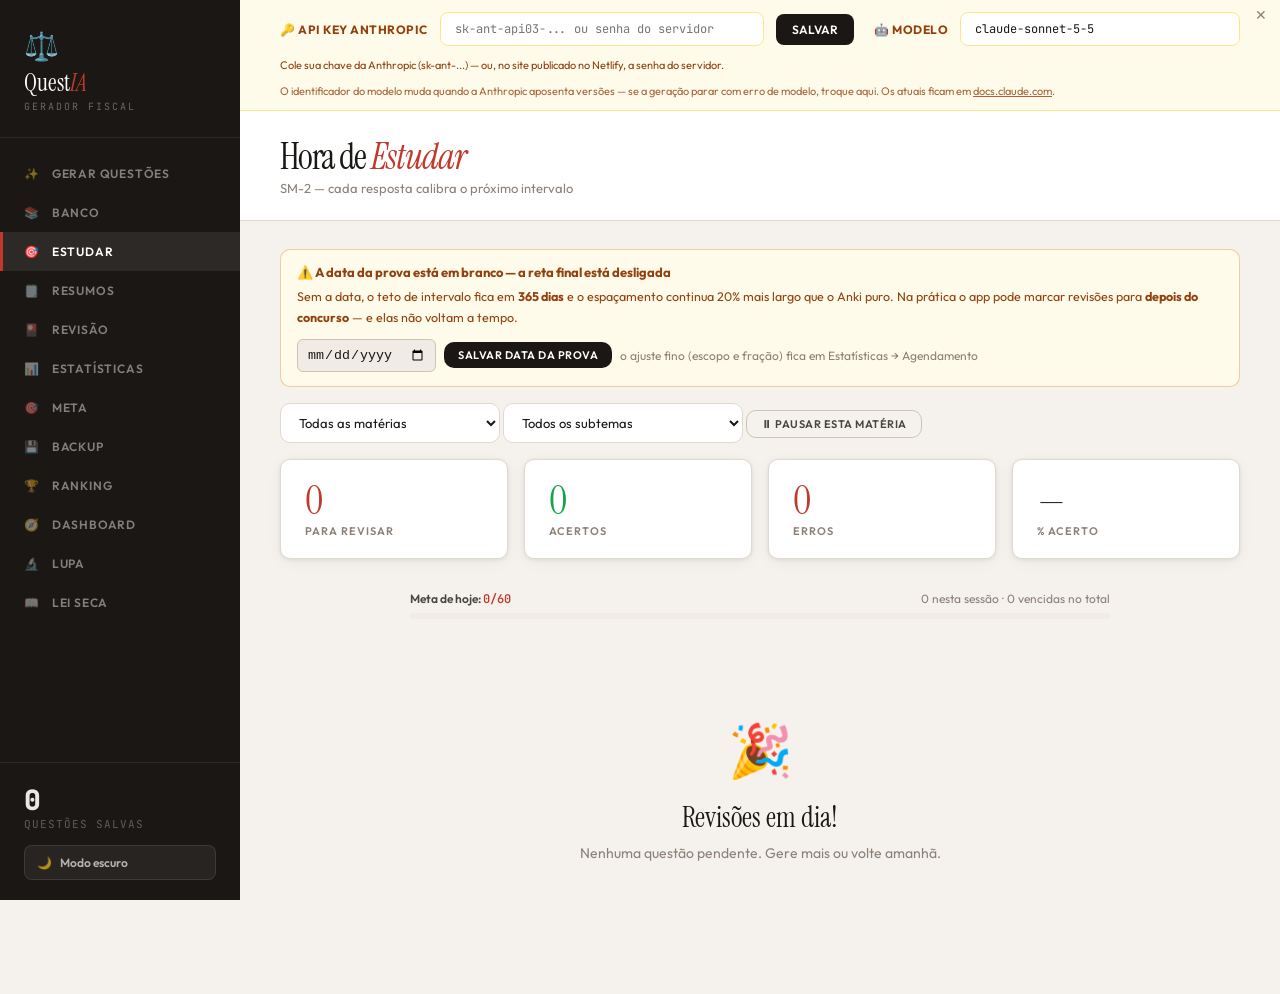
<file: index.html>
<!DOCTYPE html>
<html lang="pt-BR">
<head>
<meta charset="UTF-8">

<meta name="viewport" content="width=device-width, initial-scale=1.0">
<title>QuestIA — Gerador de Questões Fiscais</title>
<meta name="description" content="Gerador de questões para concursos fiscais com algoritmo SM-2 de revisão espaçada">
<meta name="theme-color" content="#1a1714">
<link rel="manifest" href="manifest.webmanifest">
<link rel="apple-touch-icon" href="icons/icon-192.png">
<meta name="apple-mobile-web-app-capable" content="yes">
<meta name="mobile-web-app-capable" content="yes">
<meta name="apple-mobile-web-app-title" content="QuestIA">
<link rel="icon" href="data:image/svg+xml,&lt;svg xmlns='http://www.w3.org/2000/svg' viewBox='0 0 100 100'&gt;&lt;text y='.9em' font-size='90'&gt;%E2%9A%96%EF%B8%8F&lt;/text&gt;&lt;/svg&gt;">
<link rel="preconnect" href="https://fonts.googleapis.com/"><link rel="preconnect" href="https://fonts.gstatic.com/" crossorigin="">
<link href="https://fonts.googleapis.com/css2?family=Instrument+Serif:ital@0;1&family=JetBrains+Mono:wght@400;600;700&family=Outfit:wght@400;500;600;700;800&display=swap" rel="stylesheet">
<link rel="stylesheet" href="css/style.css">
</head>
<body>
<script>
// Aplica o tema salvo ANTES do resto da página desenhar, pra não piscar claro->escuro.
(function(){
  try{
    const t=localStorage.getItem('questia_theme');
    if(t==='dark')document.documentElement.setAttribute('data-theme','dark');
  }catch(e){}
})();
</script>
<aside class="sidebar">
  <div class="logo">
    <div class="logo-icon">⚖️</div>
    <div class="logo-title">Quest<em>IA</em></div>
    <div class="logo-sub">Gerador Fiscal</div>
  </div>
  <nav class="nav">
    <div class="nav-item" onclick="nav('gerar')"><span>✨</span> Gerar Questões</div>
    <div class="nav-item" onclick="nav('banco')"><span>📚</span> Banco</div>
    <div class="nav-item active" onclick="nav('estudar')"><span>🎯</span> Estudar <span class="nav-badge" id="due-badge" style="display:none"></span></div>
    <div class="nav-item" onclick="nav('resumos')"><span>🗒️</span> Resumos</div>
    <div class="nav-item" onclick="nav('revisao')"><span>🎴</span> Revisão <span class="nav-badge" id="rev-badge" style="display:none"></span></div>
    <div class="nav-item" onclick="nav('stats')"><span>📊</span> Estatísticas</div>
    <div class="nav-item" onclick="nav('meta')"><span>🎯</span> Meta</div>
    <div class="nav-item" onclick="nav('backup')"><span>💾</span> Backup</div>
    <div class="nav-item" onclick="nav('ranking')"><span>🏆</span> Ranking</div>
    <div class="nav-item" onclick="nav('dashboard')"><span>🧭</span> Dashboard</div>
    <div class="nav-item" onclick="nav('lupa')"><span>🔬</span> Lupa</div>
    <div class="nav-item" onclick="nav('leiseca')"><span>📖</span> Lei seca</div>
  </nav>
  <div class="sidebar-bottom">
    <div class="sidebar-stat"><span class="sidebar-stat-num" id="sb-total">0</span>questões salvas</div>
    <button class="theme-toggle" id="theme-toggle" onclick="toggleTheme()" title="Alternar tema claro/escuro">
      <span id="theme-toggle-icon">🌙</span> <span id="theme-toggle-label">Modo escuro</span>
    </button>
  </div>
</aside>

<main class="main">
  <button id="apikey-abrir" onclick="toggleApiBar()" title="Mostrar/ocultar a configuração de chave e modelo">⚙ chave e modelo</button>
  <div class="apikey-banner" id="apikey-banner">
    <button class="apikey-fechar" onclick="toggleApiBar()" title="Ocultar">✕</button>
    <span class="apikey-label">🔑 API Key Anthropic</span>
    <input type="password" class="apikey-input" id="apikey-input" placeholder="sk-ant-api03-... ou senha do servidor" autocomplete="off">
    <button class="apikey-save" onclick="saveApiKey()">Salvar</button>
    <span class="apikey-label" style="margin-left:8px">🤖 Modelo</span>
    <input class="apikey-input" id="modelo-input" list="modelos-datalist" style="min-width:240px;flex:0 1 280px" placeholder="claude-sonnet-5-5" onchange="salvarModelo()" autocomplete="off">
    <datalist id="modelos-datalist"><option value="claude-sonnet-5-5"></option><option value="claude-opus-5-5"></option><option value="claude-haiku-4-5-20251001"></option></datalist>
    <div class="apikey-hint" id="apikey-hint">Cole sua chave da Anthropic (sk-ant-...) — ou, no site publicado no Netlify, a senha do servidor.</div>
    <div class="apikey-hint" style="opacity:.8">O identificador do modelo muda quando a Anthropic aposenta versões — se a geração parar com erro de modelo, troque aqui. Os atuais ficam em <a href="https://docs.claude.com/en/docs/about-claude/models" target="_blank" rel="noopener" style="color:inherit">docs.claude.com</a>.</div>
  </div>

  <!-- GERAR -->
  <div class="page" id="page-gerar">
    <div class="page-head">
      <div><div class="page-title">Gerar <em>Questões</em></div><div class="page-sub">Cole um texto ou envie um PDF — questões no estilo de banca real com distratores técnicos</div></div>
    </div>
    <div class="page-body">
      <div class="gerar-layout">
        <div class="card fonte-card">
          <div class="fonte-tabs">
            <button class="fonte-tab active" onclick="switchFonte('texto')">📝 Texto / Lei</button>
            <button class="fonte-tab" onclick="switchFonte('pdf')">📄 PDF</button>
          </div>
          <div id="fonte-texto">
            <label style="font-size:11px;font-weight:700;color:var(--muted);text-transform:uppercase;letter-spacing:.8px;display:block;margin-bottom:8px">Conteúdo-fonte</label>
            <textarea class="fonte-textarea" id="fonte-txt" placeholder="Cole aqui o artigo de lei, súmula, doutrina ou qualquer conteúdo fiscal..."></textarea>
            <div style="display:flex;justify-content:space-between;align-items:center;margin-top:10px">
              <span style="font-size:11px;color:var(--muted);font-family:'JetBrains Mono',monospace" id="char-count">0 caracteres</span>
              <button class="btn btn-ghost btn-sm" onclick="document.getElementById('fonte-txt').value='';updateCharCount()">Limpar</button>
            </div>
          </div>
          <div id="fonte-pdf" style="display:none">
            <div class="drop-zone" id="drop-zone" onclick="document.getElementById('pdf-input').click()">
              <div style="font-size:40px;margin-bottom:12px">📂</div>
              <div style="font-size:15px;font-weight:600;margin-bottom:6px">Solte o PDF aqui</div>
              <div style="font-size:12px;color:var(--muted)">ou clique para selecionar</div>
            </div>
            <input type="file" id="pdf-input" accept=".pdf" onchange="loadPDF(event)">
            <div class="pdf-loaded" id="pdf-loaded">
              <span style="font-size:24px">📄</span>
              <div style="flex:1"><div style="font-weight:600;font-size:14px" id="pdf-name">arquivo.pdf</div><div style="font-size:12px;color:var(--muted)" id="pdf-pages">carregando...</div></div>
              <button class="btn btn-ghost btn-sm" onclick="clearPDF()">✕</button>
            </div>
          </div>
        </div>
        <div class="card config-card">
          <div class="config-title">⚙ Configurações</div>
          <div class="config-group">
            <label class="config-label">Número de questões</label>
            <div class="num-stepper"><button class="stepper-btn" onclick="changeNum(-1)">−</button><div class="stepper-val" id="num-val">5</div><button class="stepper-btn" onclick="changeNum(1)">+</button></div>
          </div>
          <div class="config-group">
            <label class="config-label">Estilo de banca</label>
            <select class="config-select" id="sel-banca" onchange="salvarPrefsGerador()"><option value="FCC">FCC</option><option value="CESPE/CEBRASPE">CESPE / CEBRASPE</option><option value="FGV">FGV</option><option value="VUNESP">VUNESP</option><option value="ESAF">ESAF</option><option value="IADES">IADES</option><option value="IBFC">IBFC</option><option value="INSTITUTO AOCP">Instituto AOCP</option></select>
          </div>
          <div class="config-group">
            <label class="config-label">Formato</label>
            <select class="config-select" id="sel-formato" onchange="salvarPrefsGerador()">
              <option value="multipla">Múltipla escolha (A a E)</option>
              <option value="certo-errado">Certo ou Errado</option>
              <option value="misto">Misto — os dois formatos</option>
            </select>
          </div>
          <div class="config-group">
            <label class="config-label">Dificuldade</label>
            <select class="config-select" id="sel-dific" onchange="salvarPrefsGerador()"><option value="médio">Médio</option><option value="difícil">Difícil</option><option value="muito difícil">Muito difícil</option><option value="misto">Misto</option></select>
          </div>
          <div class="config-group">
            <label class="config-label">Matéria</label>
            <input type="text" class="config-input" id="inp-materia" list="materias-datalist" placeholder="Ex: Direito Tributário" oninput="document.querySelectorAll('.chip').forEach(c=&gt;c.classList.remove('active'))">
            <datalist id="materias-datalist"></datalist>
            <div class="materia-chips" id="materia-chips-wrap"><button class="chip" onclick="setMateria(this,'Direito Tributário')">Tributário</button><button class="chip" onclick="setMateria(this,'Direito Administrativo')">Adm.</button><button class="chip" onclick="setMateria(this,'Contabilidade')">Contabil.</button><button class="chip" onclick="setMateria(this,'Legislação Fiscal')">Leg. Fiscal</button><button class="chip" onclick="setMateria(this,'Auditoria Privada')">Auditoria</button><button class="chip" onclick="addCustomMateria()" style="border-style:dashed">+ Nova matéria</button></div>
          </div>
          <div class="config-group">
            <label class="config-label">Foco</label>
            <select class="config-select" id="sel-foco" onchange="salvarPrefsGerador()"><option value="literal">Literal</option><option value="interpretativo">Interpretativo</option><option value="aplicação prática">Aplicação prática</option><option value="misto">Misto</option></select>
          </div>
          <div class="generate-btn-wrap"><button class="btn btn-accent generate-btn btn-lg" onclick="gerarQuestoes()">✨ Gerar Questões</button></div>
        </div>
      </div>
    </div>
  </div>

  <!-- BANCO -->
  <div class="page" id="page-banco">
    <div class="page-head"><div><div class="page-title">Banco de <em>Questões</em></div><div class="page-sub">Questões geradas e salvas</div></div></div>
    <div class="page-body">
      <div class="toolbar">
        <input class="search-input" type="text" placeholder="🔍  Buscar..." id="srch" oninput="renderBanco()">
        <select class="filter-sel" id="f-materia" onchange="popularSubtemas();renderBanco()"></select>
        <select class="filter-sel" id="f-subtema" onchange="renderBanco()" style="max-width:280px"></select>
        <select class="filter-sel" id="f-banca" onchange="renderBanco()"></select>
        <select class="filter-sel" id="f-status" onchange="renderBanco()"><option value="">Todas</option><option value="due">🔴 Revisar</option><option value="ok">✓ Em dia</option><option value="leech">🔥 Leeches</option><option value="susp">⏸ Suspensas</option><option value="fav">⭐ Favoritas</option><option value="conflito">⚠️ Gabarito em conflito</option></select>
        <button class="btn btn-outline" style="padding:9px 14px;font-size:13px" onclick="conferirGabaritos()" title="Compara o gabarito de cada questão com o que o professor escreveu no comentário">🔍 Conferir gabaritos</button>
        <button class="btn btn-outline" style="padding:9px 14px;font-size:13px" onclick="suspenderSubtemaAtual()" title="Suspende todas as questões do subtema selecionado no filtro acima — sai da fila, continua no banco">⏸ Suspender subtema filtrado</button>
        <button class="btn btn-outline" style="padding:9px 14px;font-size:13px" onclick="reativarSubtemaAtual()" title="Reativa todas as questões suspensas do subtema selecionado no filtro acima">▶ Reativar subtema filtrado</button>
      </div>
      <div id="banco-list"></div>
    </div>
  </div>

  <!-- ESTUDAR -->
  <div class="page active" id="page-estudar">
    <div class="page-head"><div><div class="page-title">Hora de <em>Estudar</em></div><div class="page-sub">SM-2 — cada resposta calibra o próximo intervalo</div></div></div>
    <div class="page-body">
      <div id="aviso-reta" style="display:none"></div>
      <div style="margin-bottom:16px">
        <select class="filter-sel" id="f-estudar-materia" onchange="populateEstudarSubtemas();initStudy()" style="min-width:220px"></select>
        <select class="filter-sel" id="f-estudar-subtema" onchange="initStudy()" style="min-width:240px;max-width:340px"></select>
        <button class="btn btn-outline btn-sm" onclick="pausarMateriaFiltrada()" title="Tira a matéria escolhida no filtro da fila de estudo, sem apagar nada. Reative com um clique quando quiser." style="vertical-align:middle">⏸ Pausar esta matéria</button>
        <div id="materias-pausadas" style="margin-top:10px"></div>
      </div>
      <div class="session-bar">
        <div class="session-stat"><div class="session-stat-num" id="ss-due" style="color:var(--accent)">0</div><div class="session-stat-label">Para Revisar</div></div>
        <div class="session-stat"><div class="session-stat-num" id="ss-ok" style="color:var(--green)">0</div><div class="session-stat-label">Acertos</div></div>
        <div class="session-stat"><div class="session-stat-num" id="ss-err" style="color:var(--accent)">0</div><div class="session-stat-label">Erros</div></div>
        <div class="session-stat"><div class="session-stat-num" id="ss-pct">—</div><div class="session-stat-label">% Acerto</div></div>
      </div>
      <div id="sess-progress" style="max-width:700px;margin:0 auto 18px"></div>
      <div class="fc-wrap">
        <div id="no-due" style="display:none" class="empty-state"></div>
        <div id="fc-area" style="display:none">
          <div class="fc">
            <canvas id="fc-pincel"></canvas>
            <div class="pincel-barra"><button onclick="pincelDesfazer()">↶ desfazer</button><button onclick="pincelLimpar()">limpar</button><button onclick="pincelToggle()">sair do pincel</button></div>
            <div class="fc-stripe"></div>
            <div class="fc-body">
              <div class="fc-num" style="display:flex;align-items:center;justify-content:space-between;gap:10px">
                <span id="fc-meta"></span>
                <div style="display:flex;gap:4px;flex-shrink:0">
                  <button id="fc-pular-btn" onclick="pularAtual()" title="Pular — sai da fila de hoje e volta em 3 dias (7 se pular de novo, 14 depois); outra questão entra na vaga. O agendamento (SM-2) não muda." style="background:none;border:none;cursor:pointer;font-size:16px;line-height:1;color:var(--muted);padding:0 2px">⏭</button><button id="fc-susp-btn" onclick="suspenderAtual()" title="Suspender — sai da fila, continua no banco. Funciona antes mesmo de responder." style="background:none;border:none;cursor:pointer;font-size:16px;line-height:1;color:var(--muted);padding:0 2px">⏸</button>
                  <button id="fc-del-btn" onclick="deleteCurrent()" title="Excluir esta questão do banco — funciona antes mesmo de responder." style="background:none;border:none;cursor:pointer;font-size:16px;line-height:1;color:var(--muted);padding:0 2px">🗑</button>
                  <button id="fc-pincel-btn" onclick="pincelToggle()" title="Pincel (tecla P) — rabiscar sobre a questão. O traço some ao passar para a próxima." style="background:none;border:none;cursor:pointer;font-size:16px;line-height:1;color:var(--muted);padding:0 2px">✏️</button>
                  <button id="fc-calc-btn" class="calc-toggle-btn" onclick="toggleCalculadora()" title="Calculadora — abre um painel à direita, pra bater um índice sem sair do estudo." style="background:none;border:none;cursor:pointer;font-size:16px;line-height:1;color:var(--muted);padding:0 2px">🧮</button>
                  <button id="fc-gabarito-btn" onclick="abrirCorrigirGabarito()" title="O sistema marcou a alternativa errada como correta? Corrija aqui — a mudança fica salva pra sempre nesta questão." style="background:none;border:none;cursor:pointer;font-size:16px;line-height:1;color:var(--muted);padding:0 2px">🔑</button>
                  <button id="fc-nota-btn" onclick="abrirNotaQuestao()" title="Meu comentário sobre esta questão — fica guardado nela e aparece sempre que ela voltar" style="background:none;border:none;cursor:pointer;font-size:16px;line-height:1;color:var(--muted);padding:0 2px">🗒️</button>
                  <button id="fc-fav-btn" onclick="favoritarAtual()" title="Favoritar — leve preferência na fila, sem furar o agendamento do SM-2" style="background:none;border:none;cursor:pointer;font-size:16px;line-height:1;color:var(--muted);padding:0 2px">☆</button>
                </div>
              </div>
              <div class="fc-question" id="fc-q"></div>
              <div id="fc-conflito" style="display:none"></div>
              <div id="fc-nota-pessoal" style="display:none"></div>
              <div class="alternatives" id="fc-alts"></div>
              <div id="alt-confirm-wrap" style="display:none;margin-top:14px;text-align:center">
                <div style="font-size:11px;color:var(--muted);margin-bottom:8px">1 clique marca · 2 cliques descarta (risca) a alternativa</div>
                <button class="alt-confirm-btn" id="alt-confirm-btn" onclick="confirmarResposta()" disabled="">Selecione uma alternativa</button>
              </div>
              <div id="fc-como"><span>Como acertei?</span><button data-v="certeza" onclick="lupaEscolherComo('certeza')" title="Sabia a regra de todas as alternativas">✅ Certeza</button><button data-v="eliminacao" onclick="lupaEscolherComo('eliminacao')" title="Acertei porque a certa era a mais forte, ou eliminando — alguma alternativa eu não sabia">🔍 Eliminação</button><button data-v="chute" onclick="lupaEscolherComo('chute')" title="Chutei">🎲 Chute</button></div>
              <div class="rating-row" id="fc-rate">
                <button class="r-btn r0" onclick="rate(0)">✗ Errei<div class="r-sub" id="rsub-0">amanhã</div></button>
                <button class="r-btn r1" onclick="rate(1)">↩ Difícil<div class="r-sub" id="rsub-1">2 dias</div></button>
                <button class="r-btn r2" onclick="rate(2)">✓ Bom<div class="r-sub" id="rsub-2">4 dias</div></button>
                <button class="r-btn r3" onclick="rate(3)">⚡ Fácil<div class="r-sub" id="rsub-3">6 dias</div></button>
                <button class="r-btn r4" onclick="rate(4)" title="Tenho MUITA convicção — manda para bem mais longe que o Fácil, para não gastar dia de pós-edital repetindo o que já está dominado">🎯 Dominada<div class="r-sub" id="rsub-4">16 dias</div></button>
              </div>
              <div class="fc-answer-box" id="fc-ans">
                <div class="answer-label" style="display:flex;justify-content:space-between;align-items:center;gap:10px;flex-wrap:wrap">
                  <span>✎ Por que está certa</span>
                  <div style="display:flex;gap:6px;flex-wrap:wrap;align-items:center">
                    <button class="note-btn" onclick="copiarQuestaoAtual()" title="Copia esta questão (enunciado + comentário) e tenta abrir o Claude Desktop na hora, numa conversa nova só com ela, no formato didático da skill questoes-comentadas">📋 Copiar e abrir agora</button>
                    <button class="note-btn" onclick="copiaEColaQuestao()" title="Copia só o conteúdo da questão — enunciado, alternativas na ordem original, gabarito e comentário do professor — sem skill e sem instrução, para colar em qualquer IA">📄 Copia e cola</button>
                    <button class="note-btn" onclick="abrirFundamentacao()" title="Abre o Claude Desktop numa conversa NOVA já com a skill /fundamentacao-conceitual e esta questão — para entender o conceito por trás, não decorar. O modelo você escolhe no seletor antes de enviar (o link não consegue definir isso).">🧠 Fundamentar conceito</button>
                    <button class="note-btn" onclick="praticaMenu()" title="Comentários práticos sobre o assunto desta questão, gerados pela IA dentro da plataforma (cenário real, passo a passo, como a banca distorce, teste rápido). Fica salvo na questão — só gasta crédito na primeira vez.">💡 Na prática</button>
                    <button class="note-btn" onclick="abrirAnotacao()" title="Anotar um resumo breve desta questão">📝 Anotar</button>
                  </div>
                </div>
                <div id="fc-pratica" style="display:none"></div>
                <div class="answer-text" id="fc-ans-gabarito"></div>
              </div>
              <div id="fc-delete-wrap" style="display:none;margin-top:12px;text-align:center">
                <button onclick="suspenderAtual()" style="background: none; border-width: medium; border-style: none; border-color: currentcolor; border-image: none; cursor: pointer; font-size: 12px; color: var(--muted); font-family: Outfit, sans-serif; padding: 6px 14px; border-radius: 8px; transition: 0.15s; text-decoration: underline; text-underline-offset: 3px;" onmouseover="this.style.color='var(--accent2)'" onmouseout="this.style.color='var(--muted)'">
                  ⏸ Suspender (sai da fila, continua no banco)
                </button>
                <button onclick="deleteCurrent()" style="background:none;border:none;cursor:pointer;font-size:12px;color:var(--muted);font-family:'Outfit',sans-serif;padding:6px 14px;border-radius:8px;transition:all .15s;text-decoration:underline;text-underline-offset:3px" onmouseover="this.style.color='var(--accent)'" onmouseout="this.style.color='var(--muted)'">
                  🗑 Excluir (mal formulada)
                </button>
              </div>
              <div style="margin-top:14px;text-align:center;font-size:11px;color:var(--muted);font-family:'JetBrains Mono',monospace;letter-spacing:.3px">
                <kbd style="background:var(--surface2);border:1px solid var(--border2);border-radius:4px;padding:1px 5px">1</kbd>–<kbd style="background:var(--surface2);border:1px solid var(--border2);border-radius:4px;padding:1px 5px">5</kbd> alternativa · depois <kbd style="background:var(--surface2);border:1px solid var(--border2);border-radius:4px;padding:1px 5px">1</kbd>–<kbd style="background:var(--surface2);border:1px solid var(--border2);border-radius:4px;padding:1px 5px">4</kbd> nota · <kbd style="background:var(--surface2);border:1px solid var(--border2);border-radius:4px;padding:1px 5px">espaço</kbd> = Bom
              </div>
            </div>
          </div>
        </div>
      </div>
    </div>
  </div>

  <!-- REVISÃO -->
  <div class="page" id="page-revisao">
    <div class="page-head">
      <div><div class="page-title">Revisão <em>rápida</em></div>
      <div class="page-sub">Cards curtos tirados dos seus resumos e das questões que você mais erra. Meta pequena, todo dia — sem fila de atrasados.</div></div>
      <div style="display:flex;gap:8px">
        <button class="btn btn-outline btn-sm" id="rev-refinar-btn" onclick="refinarLoteIA()" title="Reescreve com IA todos os cards ainda não refinados">✨ Refinar com IA</button>
        <button class="btn btn-primary btn-sm" id="rev-gerar-btn" onclick="criarCards()">✨ Criar cards</button>
      </div>
    </div>
    <div class="page-body">
      <div class="card" style="margin-bottom:18px">
        <div style="display:flex;align-items:center;gap:22px;flex-wrap:wrap">
          <div style="min-width:150px">
            <div style="font-size:12px;color:var(--muted);text-transform:uppercase;letter-spacing:.5px;margin-bottom:5px">Hoje</div>
            <div style="font-size:26px;font-weight:700;color:var(--ink)"><span id="rev-meta-feitos">0</span><span style="font-size:16px;color:var(--muted);font-weight:500"> / <span id="rev-meta-alvo">15</span></span></div>
            <div style="height:6px;background:var(--surface2);border-radius:3px;margin-top:8px;overflow:hidden"><div id="rev-barra" style="height:100%;width:0%;background:var(--green);border-radius:3px;transition:width .3s"></div></div>
          </div>
          <div>
            <div style="font-size:12px;color:var(--muted);text-transform:uppercase;letter-spacing:.5px;margin-bottom:5px">Sequência</div>
            <div style="font-size:26px;font-weight:700;color:var(--ink)">🔥 <span id="rev-streak">0</span></div>
          </div>
          <div>
            <div style="font-size:12px;color:var(--muted);text-transform:uppercase;letter-spacing:.5px;margin-bottom:8px">Últimos 7 dias</div>
            <div id="rev-semana" style="display:flex;gap:5px"></div>
          </div>
          <div style="margin-left:auto;font-size:12px;color:var(--muted);text-align:right">
            <span id="rev-total">0</span> cards no baralho
          </div>
        </div>
      </div>
      <div id="rev-card"></div>
      <div class="card" style="margin-top:18px">
        <div style="font-size:13px;font-weight:600;color:var(--ink);margin-bottom:10px">Ajustes</div>
        <div style="display:flex;gap:18px;flex-wrap:wrap;align-items:flex-end">
          <label style="font-size:12px;color:var(--ink2)">Cards por dia<br>
            <input type="number" id="rev-meta-input" min="1" max="60" style="width:80px;margin-top:5px;padding:7px 9px;background:var(--surface2);border:1px solid var(--border2);border-radius:6px;color:var(--ink)"></label>
          <label style="font-size:12px;color:var(--ink2)">Virar card a partir de quantos erros<br>
            <input type="number" id="rev-erros-input" min="2" max="15" style="width:80px;margin-top:5px;padding:7px 9px;background:var(--surface2);border:1px solid var(--border2);border-radius:6px;color:var(--ink)"></label>
          <button class="btn btn-outline btn-sm" onclick="salvarMetaRev()">Salvar</button>
          <div style="font-size:12px;color:var(--muted);max-width:420px;line-height:1.6">O dia nunca passa da meta. Se você ficar uma semana sem abrir, ao voltar continuam sendo a mesma quantidade — os mais urgentes primeiro.</div>
        </div>
      </div>
    </div>
  </div>

  <!-- STATS -->
  <div class="page" id="page-stats">
    <div class="page-head"><div><div class="page-title">Suas <em>Estatísticas</em></div><div class="page-sub">Performance acumulada</div></div></div>
    <div class="page-body">
      <div class="stats-grid">
        <div class="stat-tile"><div class="stat-tile-num" id="st-total">0</div><div class="stat-tile-label">No Banco</div></div>
        <div class="stat-tile"><div class="stat-tile-num num-green" id="st-ac">0</div><div class="stat-tile-label">Acertos</div></div>
        <div class="stat-tile"><div class="stat-tile-num num-red" id="st-er">0</div><div class="stat-tile-label">Erros (só "Errei")</div></div>
        <div class="stat-tile"><div class="stat-tile-num num-blue" id="st-pct">—</div><div class="stat-tile-label">% Acerto</div></div>
      </div>
      <!-- COMO O DIA SE DISTRIBUIU -->
      <div class="card" style="padding:24px;margin-bottom:24px">
        <div style="display:flex;justify-content:space-between;align-items:center;gap:12px;flex-wrap:wrap;margin-bottom:6px">
          <div class="card-title" style="margin:0">🔀 Como as matérias se alternaram</div>
          <button class="btn btn-outline btn-sm" onclick="renderMistura()">Recalcular</button>
        </div>
        <div style="font-size:12px;color:var(--muted);line-height:1.6;margin-bottom:14px">
          Lê as suas últimas respostas de verdade (não uma simulação) e mede se o dia veio misturado
          ou em blocos de uma matéria só.
        </div>
        <div id="mistura-corpo" style="font-size:13px;color:var(--ink2)">—</div>
      </div>
      <!-- ONDE VOCÊ MAIS ERRA -->
      <div class="card" style="padding:24px;margin-bottom:24px">
        <div style="display:flex;align-items:center;justify-content:space-between;flex-wrap:wrap;gap:12px;margin-bottom:6px">
          <div class="chart-title" style="margin:0">🎯 Onde você mais erra</div>
          <div style="display:flex;align-items:center;gap:8px">
            <label style="font-size:11px;color:var(--muted);font-weight:600;text-transform:uppercase;letter-spacing:.5px">Mínimo de respostas</label>
            <select class="filter-sel" id="sub-min" onchange="renderSubtemas()" style="padding:5px 10px;font-size:12px">
              <option value="1">1</option><option value="3" selected="">3</option><option value="5">5</option><option value="10">10</option>
            </select>
          </div>
        </div>
        <div style="font-size:12px;color:var(--muted);margin-bottom:18px">Ordenado do pior para o melhor. Clique em <strong>Estudar</strong> para uma sessão só daquele conceito.</div>
        <div id="sub-chart"></div>
      </div>

      <!-- GRÁFICO DE ATIVIDADE POR DATA -->
      <div class="card" style="padding:24px;margin-bottom:24px">
        <div style="display:flex;align-items:center;justify-content:space-between;flex-wrap:wrap;gap:12px;margin-bottom:20px">
          <div class="chart-title" style="margin:0">📅 Atividade por dia</div>
          <div style="display:flex;align-items:center;gap:10px;flex-wrap:wrap">
            <div style="display:flex;align-items:center;gap:6px">
              <label style="font-size:11px;color:var(--muted);font-weight:600;text-transform:uppercase;letter-spacing:.5px">De</label>
              <input type="date" id="hist-from" style="background:var(--surface2);border:1.5px solid var(--border);border-radius:8px;padding:6px 10px;font-family:'Outfit',sans-serif;font-size:12px;color:var(--ink);outline:none;cursor:pointer" onchange="renderHistChart()">
            </div>
            <div style="display:flex;align-items:center;gap:6px">
              <label style="font-size:11px;color:var(--muted);font-weight:600;text-transform:uppercase;letter-spacing:.5px">Até</label>
              <input type="date" id="hist-to" style="background:var(--surface2);border:1.5px solid var(--border);border-radius:8px;padding:6px 10px;font-family:'Outfit',sans-serif;font-size:12px;color:var(--ink);outline:none;cursor:pointer" onchange="renderHistChart()">
            </div>
            <div style="display:flex;align-items:center;gap:6px">
              <button onclick="setHistPeriod(1)" class="btn btn-ghost btn-sm">Hoje</button>
              <button onclick="setHistPeriod(7)" class="btn btn-ghost btn-sm">7d</button>
              <button onclick="setHistPeriod(30)" class="btn btn-ghost btn-sm">30d</button>
              <button onclick="setHistPeriod(90)" class="btn btn-ghost btn-sm">90d</button>
            </div>
          </div>
        </div>
        <!-- Legenda -->
        <div style="display:flex;gap:16px;margin-bottom:16px">
          <div style="display:flex;align-items:center;gap:6px;font-size:12px;color:var(--ink2)"><div style="width:12px;height:12px;border-radius:3px;background:var(--green)"></div>Acertos</div>
          <div style="display:flex;align-items:center;gap:6px;font-size:12px;color:var(--ink2)"><div style="width:12px;height:12px;border-radius:3px;background:var(--accent)"></div>Erros</div>
          <div style="display:flex;align-items:center;gap:6px;font-size:12px;color:var(--ink2)"><div style="width:12px;height:12px;border-radius:3px;background:var(--accent2);opacity:.4"></div>Total</div>
        </div>
        <!-- Resumo do período -->
        <div id="hist-summary" style="display:flex;gap:20px;margin-bottom:16px;flex-wrap:wrap"></div>
        <!-- Gráfico -->
        <div style="position:relative;overflow-x:auto">
          <div id="hist-chart" style="display:flex;gap:4px;align-items:flex-end;min-height:140px;padding-bottom:24px;padding-top:8px;min-width:100%"></div>
        </div>
      </div>

      <!-- CRONÔMETRO: TEMPO ESTUDADO -->
      <div class="card" style="padding:24px;margin-bottom:24px">
        <div style="display:flex;align-items:center;justify-content:space-between;flex-wrap:wrap;gap:12px;margin-bottom:12px">
          <div class="chart-title" style="margin:0">⏱️ Tempo estudado</div>
          <select id="hist-time-materia" onchange="renderHistChart()" style="background:var(--surface2);border:1.5px solid var(--border);border-radius:8px;padding:7px 12px;font-family:'Outfit',sans-serif;font-size:12px;color:var(--ink);outline:none;cursor:pointer"></select>
        </div>
        <div style="font-size:12px;color:var(--muted);margin-bottom:16px">Mesmo período do gráfico acima. Cada questão conta no máximo 3 minutos — passou disso, provavelmente você estava com o site em segundo plano.</div>
        <div id="hist-time-summary" style="display:flex;gap:20px;margin-bottom:16px;flex-wrap:wrap"></div>
        <div style="position:relative;overflow-x:auto">
          <div id="hist-time-chart" style="display:flex;gap:4px;align-items:flex-end;min-height:140px;padding-bottom:24px;padding-top:8px;min-width:100%"></div>
        </div>
        <div id="hist-time-mat-wrap" style="display:none">
          <div style="font-size:11px;font-weight:700;text-transform:uppercase;letter-spacing:1px;color:var(--muted);margin:18px 0 10px">Tempo por matéria (no período)</div>
          <div class="mat-rows" id="hist-time-mat"></div>
        </div>
      </div>

      <div class="charts-row">
        <div class="card chart-card"><div class="chart-title">📊 Acerto por matéria</div><div class="mat-rows" id="mat-chart"></div></div>
        <div class="card chart-card" style="grid-column:1 / -1"><div class="chart-title">🧮 Quantidade de questões por matéria</div><div style="font-size:12px;color:var(--muted);margin-bottom:14px">Todas as matérias, da que tem menos questões para a que tem mais — assim fica fácil ver onde alimentar o banco.</div><div class="mat-rows" id="mat-count-chart"></div></div>
        <div class="card chart-card"><div class="chart-title">🏛 Questões por banca</div><div class="bar-chart" id="banca-chart"></div></div>
      </div>
      <div class="card" style="padding:24px">
        <div class="chart-title">⚙️ Agendamento das revisões</div>
        <div style="font-size:13px;color:var(--ink2);line-height:1.7;margin-bottom:20px">As fórmulas são as do <strong>Anki</strong>. O controle abaixo é o <em>interval modifier</em> — o mesmo parâmetro que existe nas opções de baralho do Anki. Em 100% você tem o Anki puro; acima disso, os intervalos esticam na mesma proporção.</div>
        <div style="display:flex;gap:10px;flex-wrap:wrap;margin-bottom:20px" id="sched-presets"></div>
        <div style="display:flex;gap:24px;flex-wrap:wrap;align-items:flex-end;margin-bottom:22px">
          <div>
            <label class="config-label">Espaçamento <span id="im-val" style="font-family:'JetBrains Mono',monospace;color:var(--accent)">120%</span></label>
            <input type="range" id="sched-im" min="80" max="200" step="5" value="120" oninput="onSchedInput()" style="width:260px;accent-color:var(--accent)">
          </div>
          <div>
            <label class="config-label">Intervalo máximo (dias)</label>
            <input type="number" class="config-input" id="sched-teto" min="7" max="3650" step="1" value="365" oninput="onSchedInput()" style="width:130px">
          </div>
          <div>
            <label class="config-label">Revisões por dia <span style="color:var(--muted);font-weight:400;text-transform:none">(0 = sem limite)</span></label>
            <input type="number" class="config-input" id="sched-limite" min="0" max="999" step="5" value="60" oninput="onSchedInput()" style="width:130px">
          </div>
          <div>
            <label class="config-label">% do dia para questões novas de banca</label>
            <input type="number" class="config-input" id="sched-cota" min="0" max="100" step="5" value="40" oninput="onSchedInput()" style="width:130px">
            <div style="font-size:11px;color:var(--muted);margin-top:5px;line-height:1.5">Fatia do limite diário reservada a questões de banca que você ainda não respondeu aqui. O resto vai para as revisões atrasadas.</div>
          </div>
          <div>
            <label class="config-label">Erros para marcar leech</label>
            <input type="number" class="config-input" id="sched-leech" min="2" max="30" step="1" value="3" oninput="onSchedInput()" style="width:130px">
          </div>
          <div>
            <label class="config-label">Data da prova</label>
            <input type="date" class="config-input" id="sched-prova" oninput="onProvaInput()" style="width:160px">
          </div>
          <div>
            <label class="config-label">Teto da reta final vale para</label>
            <select class="config-select" id="reta-escopo" onchange="onRetaInput()" style="width:230px">
              <option value="tec">Só questões de banca importadas</option>
              <option value="todas">Todas as questões</option>
              <option value="nenhuma">Nenhuma — desligar o teto</option>
            </select>
          </div>
          <div>
            <label class="config-label">Agressividade <span id="reta-frac-val" style="font-family:'JetBrains Mono',monospace;color:var(--accent)">40%</span></label>
            <input type="range" id="reta-frac" min="20" max="100" step="5" value="40" oninput="onRetaInput()" style="width:200px;accent-color:var(--accent)">
          </div>
          <button class="btn btn-ghost btn-sm" onclick="resetSched()">↺ Voltar ao padrão</button>
        </div>
        <div id="reta-info" style="margin-bottom:22px"></div>
        <div style="font-size:11px;font-weight:700;text-transform:uppercase;letter-spacing:1px;color:var(--muted);margin-bottom:10px">Prévia — dias até a próxima revisão (facilidade 2,50)</div>
        <div style="overflow-x:auto"><table id="sched-preview" style="border-collapse:collapse;font-size:13px;min-width:420px;width:100%"></table></div>
        <div id="sched-aviso" style="font-size:12px;margin-top:10px;line-height:1.6"></div>
        <div style="font-size:12px;color:var(--muted);line-height:1.7;margin-top:16px;padding-top:14px;border-top:1px solid var(--border)">
          <span style="color:var(--accent)">✗ Errei</span> encurta o intervalo · <span style="color:var(--yellow)">↩ Difícil</span> avança devagar (×1,20) · <span style="color:var(--accent2)">✓ Bom</span> multiplica pela facilidade · <span style="color:var(--green)">⚡ Fácil</span> ganha bônus ×1,30 · <span style="color:var(--susp-ink)">🎯 Dominada</span> ganha ×2,10, para o que você tem muita convicção. Nenhum acerto encurta o intervalo, e cada botão mostra a data real antes de você clicar. As datas recebem ±5% de variação aleatória (fuzz) para as revisões não se acumularem todas no mesmo dia.
        </div>
      </div>
    </div>
  </div>

  <!-- META -->
  <div class="page" id="page-meta">
    <div class="page-head">
      <div><div class="page-title">Sua <em>Meta</em></div><div class="page-sub">Onde você está em relação à nota que quer tirar — ISS Manaus AFTM, 01/11/2026</div></div>
      <div style="display:flex;align-items:flex-end;gap:10px">
        <div>
          <label class="config-label">Meta (%)</label>
          <input type="number" class="config-input" id="meta-alvo" min="30" max="100" step="1" value="80" oninput="onMetaInput()" style="width:100px">
        </div>
      </div>
    </div>
    <div class="page-body"><div id="meta-body"></div></div>
  </div>

  <!-- RESUMOS -->
  <div class="page" id="page-resumos">
    <div class="page-head"><div><div class="page-title">Meus <em>Resumos</em></div><div class="page-sub">Anotações rápidas que você tirou durante o estudo, organizadas automaticamente por matéria e subtema (<span id="resumo-total">0</span> ao todo)</div></div>
      <button class="btn btn-outline btn-sm" onclick="exportResumos()">⬇ Exportar em Markdown</button>
    </div>
    <div class="page-body">
      <div class="resumo-toolbar">
        <select class="filter-sel" id="f-resumo-materia" onchange="renderResumos()"></select>
        <input type="text" class="config-input" id="f-resumo-busca" placeholder="Buscar nas anotações…" style="max-width:280px" oninput="renderResumos()">
      </div>
      <div id="resumos-list"></div>
    </div>
  </div>

  <!-- RANKING -->
  <div class="page" id="page-ranking">
    <div class="page-head">
      <div><div class="page-title">Meu <em>Ranking</em></div><div class="page-sub">Ranking exportado do TecConcursos, com a sua posição estimada pelos últimos 7 dias</div></div>
      <div style="display:flex;gap:10px;align-items:center">
        <button class="btn btn-outline btn-sm" onclick="document.getElementById('rk-file').click()">📥 Importar export do TEC (.json)</button>
        <input type="file" id="rk-file" accept=".json" style="display:none" onchange="rkImportar(event)">
      </div>
    </div>
    <div class="page-body"><div id="rk-corpo"></div></div>
  </div>

  <!-- DASHBOARD -->
  <div class="page" id="page-dashboard">
    <div class="page-head">
      <div><div class="page-title">Meu <em>Dashboard</em></div>
      <div class="page-sub">Por disciplina do edital e por assunto: o que você já resolveu, quanto acerta, se está melhorando e quanto da banca ainda falta ver</div></div>
      <div class="dash-ctl">
        <div><label class="config-label">Questões</label>
          <select class="config-select" id="dash-origem" onchange="dashSet('origem',this.value)" style="min-width:190px">
            <option value="todas">Todas (banca + IA)</option>
            <option value="banca">Só questões de banca</option>
            <option value="ia">Só geradas por IA</option>
          </select></div>
        <div><label class="config-label">Curva mede</label>
          <select class="config-select" id="dash-crit" onchange="dashSet('crit',this.value)">
            <option value="nota">Nota (igual às Estatísticas)</option>
            <option value="clique">Alternativa que você clicou</option>
          </select></div>
        <div><label class="config-label">Respostas na curva</label>
          <select class="config-select" id="dash-escopo" onchange="dashSet('escopo',this.value)">
            <option value="todas">Todas (inclui revisões)</option>
            <option value="primeira">Só a 1ª vez de cada questão</option>
          </select></div>
        <div><label class="config-label">Ordenar assuntos</label>
          <select class="config-select" id="dash-ord" onchange="dashSet('ord',this.value)">
            <option value="faltam">Mais banca por ver</option>
            <option value="acerto">Menor acerto</option>
            <option value="resp">Mais resolvidas</option>
            <option value="queda">Maior queda</option>
            <option value="alfa">A–Z</option>
          </select></div>
        <div><label class="config-label">Mín. respostas p/ curva</label>
          <select class="config-select" id="dash-min" onchange="dashSet('min',+this.value)" style="min-width:90px">
            <option value="6">6</option><option value="8">8</option><option value="12">12</option><option value="20">20</option>
          </select></div>
        <label class="dash-chk"><input type="checkbox" id="dash-incsusp" onchange="dashSet('incSusp',this.checked)"> contar suspensas em "faltam"</label>
        <button class="btn btn-outline btn-sm" onclick="dashAbrirTodas(true)">Expandir tudo</button>
        <button class="btn btn-ghost btn-sm" onclick="dashAbrirTodas(false)">Recolher</button>
      </div>
    </div>
    <div class="page-body"><div id="dash-corpo"></div></div>
  </div>

  <!-- LEI SECA -->
  <div class="page" id="page-leiseca">
    <div class="page-head"><div><div class="page-title">📖 <em>Lei seca</em></div><div class="page-sub">Os artigos em que você errou ou marcou Difícil, com o texto da lei na hora. Sem relógio e sem meta: leia quando quiser</div></div></div>
    <div class="page-body"><div id="ls-corpo"></div></div>
  </div>

  <!-- LUPA -->
  <div class="page" id="page-lupa">
    <div class="page-head"><div><div class="page-title">🔬 <em>Lupa</em></div><div class="page-sub">Itens curtos por dispositivo: das questões que você errou ou acertou por eliminação/chute, e do texto de lei nova</div></div></div>
    <div class="page-body">
      <div id="lupa-painel"></div>
      <div id="lupa-sessao" style="display:none">
        <div style="text-align:right;margin-bottom:8px"><button class="btn btn-ghost btn-sm" onclick="lupaSairSessao()">✕ Sair da sessão</button></div>
        <div class="card" id="lupa-item"></div>
      </div>
    </div>
  </div>

  <!-- BACKUP -->
  <div class="page" id="page-backup">
    <div class="page-head"><div><div class="page-title">Backup &amp; <em>Importação</em></div><div class="page-sub">Exporte seu banco para não perder nada — importe em qualquer dispositivo</div></div></div>
    <div class="page-body">

      <div class="card backup-card">
        <div class="backup-title">📤 Exportar banco de questões</div>
        <div class="backup-sub">Salva um arquivo <strong>.json</strong> com todas as questões, histórico de acertos/erros e dados do SM-2. Use para backup ou transferir para outro computador.</div>
        <div class="backup-actions">
          <button class="btn btn-primary" onclick="exportarBanco()">⬇️ Baixar backup (.json)</button>
        </div>
        <div class="backup-info">
          <div class="backup-stat">Questões: <strong id="bi-total">0</strong></div>
          <div class="backup-stat">Respondidas: <strong id="bi-respondidas">0</strong></div>
          <div class="backup-stat">Acertos: <strong id="bi-acertos">0</strong></div>
          <div class="backup-stat">Erros: <strong id="bi-erros">0</strong></div>
          <div class="backup-stat">Último export: <strong id="bi-ultimo">nunca</strong></div>
        </div>
      </div>

      <div class="card backup-card">
        <div class="backup-title">📥 Importar banco de questões</div>
        <div class="backup-sub">Carregue um arquivo <strong>.json</strong> exportado pelo QuestIA. Você pode mesclar com o banco atual ou substituí-lo.</div>
        <div class="backup-actions">
          <button class="btn btn-outline" onclick="document.getElementById('import-file').click()">📂 Selecionar arquivo .json</button>
          <input type="file" id="import-file" accept=".json" onchange="iniciarImport(event)">
        </div>
        <div style="margin-top:16px;padding:20px;border:2px dashed var(--border2);border-radius:var(--radius);text-align:center;color:var(--muted);font-size:13px" ondragover="event.preventDefault();this.style.borderColor='var(--accent)'" ondragleave="this.style.borderColor='var(--border2)'" ondrop="event.preventDefault();this.style.borderColor='var(--border2)';handleImportDrop(event)">
          ou arraste o arquivo .json aqui
        </div>
      </div>

      <div class="card backup-card" style="border-color:rgba(22,163,74,.3)">
        <div class="backup-title">📥 Importar questões do TecConcursos</div>
        <div class="backup-sub">Carregue um ou mais arquivos do coletor — <strong>.docx</strong>, <strong>.md</strong> ou <strong>.txt</strong>, o app reconhece o formato sozinho. Vêm enunciado, alternativas, gabarito, <strong>comentário do professor</strong> e a árvore matéria → assunto do próprio site. O QID vira o id da questão, então reimportar o mesmo caderno não duplica nada.</div>
        <div class="backup-actions">
          <button class="btn btn-primary" onclick="escolherTec()">📥 Selecionar arquivos</button>
          <input type="file" id="tec-file" accept=".md,.txt,.markdown,.text,.docx" multiple="" style="display:none" onchange="carregarTec(event)">
        </div>
      </div>

      <div class="card backup-card" style="border-color:rgba(37,99,235,.25)">
        <div class="backup-title">🏷️ Aplicar taxonomia de subtemas</div>
        <div class="backup-sub">Carrega um arquivo <strong>.json</strong> de taxonomia e reescreve apenas <strong>subtema</strong>, <strong>origem</strong> e <strong>matéria</strong>, casando por id de questão. Agendamento, acertos, erros e facilidade do SM-2 ficam intactos. A procedência longa é preservada em <strong>origem</strong>.</div>
        <div class="backup-actions">
          <button class="btn btn-outline" onclick="escolherTaxonomia()">🏷️ Selecionar taxonomia (.json)</button>
          <input type="file" id="tax-file" accept=".json" style="display:none" onchange="carregarTaxonomia(event)">
        </div>
        <div id="tax-info" class="backup-info"></div>
      </div>

      <div class="card backup-card" style="border-color:rgba(217,119,6,.35)">
        <div class="backup-title">🧮 Consertar tabelas achatadas</div>
        <div class="backup-sub">Questões importadas antes da v2.4.0 do coletor perderam a estrutura das tabelas (balanço patrimonial, DRE, quadros): as células viraram texto corrido e as <strong>células vazias sumiram</strong>. Não dá para reconstruir a partir do que está no banco — o dado que dizia onde ficava o buraco não foi gravado. O conserto é buscar o enunciado de novo no TEC.
        <br><br><strong>Passo 1</strong> — baixe aqui a lista das questões afetadas. <strong>Passo 2</strong> — no TEC, com o userscript “Corrigir tabelas”, carregue essa lista e deixe ele extrair. <strong>Passo 3</strong> — volte aqui e aplique o arquivo que ele baixou. A aplicação troca <strong>somente o enunciado</strong>: comentário, gabarito, matéria, subtema, agendamento, acertos e erros não são tocados.</div>
        <div class="backup-actions">
          <button class="btn btn-outline" onclick="exportarListaTabelas()">1️⃣ Baixar lista de afetadas</button>
          <button class="btn btn-primary" onclick="document.getElementById('tab-file').click()">3️⃣ Aplicar correção (.json)</button>
          <input type="file" id="tab-file" accept=".json" style="display:none" onchange="carregarCorrecaoTabelas(event)">
        </div>
        <div id="tab-info" class="backup-info"></div>
      </div>

      <div class="card backup-card" style="border-color:rgba(37,99,235,.35)">
        <div class="backup-title">💡 "Na prática" em lote</div>
        <div class="backup-sub">Gera o "Na prática" fora do site, em blocos, sem gastar créditos da API. <strong>Passo 1</strong> — clique em Exportar próximo lote (vêm as próximas da sua fila sem "Na prática"). <strong>Passo 2</strong> — mande o arquivo para o Claude (ou outra IA) gerar. <strong>Passo 3</strong> — importe aqui a resposta. Não precisa controlar números: cada lote exportado fica "aguardando retorno" e a próxima exportação já pula as questões dele — dá para mandar um lote para cada IA ao mesmo tempo. Cada questão é conferida pelo número <strong>e</strong> por uma impressão digital do texto: se a questão mudou desde a exportação, ela é recusada em vez de receber o comentário errado.</div>
        <div class="backup-actions" style="align-items:center">
          <label style="font-size:12px;color:var(--ink2)">Quantas questões: <input type="number" id="lotepr-n" value="50" min="1" max="300" style="width:70px" class="config-input"></label>
          <button class="btn btn-outline" onclick="exportarLotePratica()">📤 Exportar próximo lote</button>
          <button class="btn btn-primary" onclick="document.getElementById('lotepr-file').click()">📥 Importar "Na prática" (.json)</button>
          <input type="file" id="lotepr-file" accept=".json,.txt" style="display:none" onchange="importarLotePratica(event)">
          <button class="btn btn-outline" onclick="abrirColarPratica()">📋 Colar resposta da IA</button>
          <label style="font-size:12px;color:var(--muted)"><input type="checkbox" id="lotepr-sobre"> sobrescrever os que já têm</label>
        </div>
        <div id="lotepr-status"></div>
        <div id="lotepr-info" class="backup-info"></div>
      </div>

      <div class="card backup-card">
        <div class="backup-title">💽 Armazenamento</div>
        <div class="backup-sub">O banco agora vive no <strong>IndexedDB</strong>, sem o teto de ~5 MB do localStorage. Cada questão é um registro próprio, então responder uma questão grava só ela.</div>
        <div id="espaco-info"></div>
      </div>

      <div class="card backup-card" style="border-color:rgba(22,163,74,.25)">
        <div class="backup-title">🛟 Snapshots automáticos</div>
        <div class="backup-sub">O app guarda sozinho uma cópia do banco por dia de uso (as 7 mais recentes), dentro do próprio navegador. É a rede de segurança para quando você esquecer de exportar. <strong>Não substitui o backup .json</strong> — limpar os dados do navegador apaga os snapshots junto.</div>
        <div id="snap-list"></div>
      </div>

      <div class="card backup-card" style="border-color:rgba(192,57,43,.2)">
        <div class="backup-title" style="color:var(--accent)">⚠️ Zona de perigo</div>
        <div class="backup-sub">Apaga permanentemente todo o banco. <strong>Não há como desfazer.</strong> Faça backup antes.</div>
        <div class="backup-actions"><button class="btn btn-danger" onclick="limparTudo()">🗑️ Apagar tudo</button></div>
      </div>

    </div>
  </div>
</main>

<!-- MODAL QUESTÕES GERADAS -->
<div class="modal-bg" id="result-modal">
  <div class="modal">
    <div class="modal-head"><div><div class="modal-title">Questões Geradas</div><div style="font-size:13px;color:var(--muted);margin-top:4px">Revise e selecione quais salvar</div></div><button class="modal-close" onclick="closeResultModal()">×</button></div>
    <div class="gen-q-list" id="gen-q-list"></div>
    <div style="display:flex;justify-content:space-between;align-items:center;padding-top:16px;border-top:1px solid var(--border)">
      <button class="btn btn-outline" onclick="selectAll()">Selecionar todas</button>
      <div style="display:flex;gap:10px"><button class="btn btn-ghost" onclick="closeResultModal()">Cancelar</button><button class="btn btn-primary" onclick="saveSelected()">💾 Salvar Selecionadas</button></div>
    </div>
  </div>
</div>

<!-- MODAL IMPORT TEC -->
<div class="modal-bg" id="tec-modal">
  <div class="modal" style="max-width:620px">
    <div class="modal-head">
      <div><div class="modal-title">Importar do TecConcursos</div><div style="font-size:13px;color:var(--muted);margin-top:4px">Confira antes de aplicar</div></div>
      <button class="modal-close" onclick="document.getElementById('tec-modal').classList.remove('open');pendingTec=null">×</button>
    </div>
    <div class="import-preview" id="tec-preview"></div>
    <div id="tec-detalhe" style="margin-top:4px"></div>
    <div style="display:flex;gap:10px;justify-content:flex-end;margin-top:20px">
      <button class="btn btn-ghost" onclick="document.getElementById('tec-modal').classList.remove('open');pendingTec=null">Cancelar</button>
      <button class="btn btn-primary" id="tec-btn-confirmar" onclick="confirmarImportTec()">Importar</button>
    </div>
    <div style="font-size:11px;color:var(--muted);margin-top:10px;text-align:right">As questões entram com agendamento zerado, para revisão a partir de hoje.</div>
  </div>
</div>

<!-- MODAL ANOTAR PARA O RESUMO -->
<!-- MODAL MEU COMENTÁRIO DESTA QUESTÃO -->
<div class="modal-bg" id="notaq-modal">
  <div class="modal" style="max-width:600px">
    <div class="modal-head">
      <div><div class="modal-title">Meu comentário sobre esta questão</div><div class="anot-meta" id="notaq-meta"></div></div>
      <button class="modal-close" onclick="fecharNotaQuestao()">×</button>
    </div>
    <div style="font-size:12.5px;color:var(--muted);margin-bottom:10px;line-height:1.6">Fica guardado nesta questão e aparece no cartão sempre que ela voltar. Diferente do 📝 Anotar, que vai para a aba Resumos.</div>
    <textarea class="anot-textarea" id="notaq-txt" rows="7" placeholder="Ex.: caí na pegadinha do prazo — é 30 dias, não 60. Lembrar do art. X."></textarea>
    <div style="display:flex;gap:10px;justify-content:space-between;margin-top:18px;border-top:1px solid var(--border);padding-top:16px">
      <button class="btn btn-ghost" id="notaq-apagar" onclick="apagarNotaQuestao()">🗑 Apagar</button>
      <div style="display:flex;gap:10px"><button class="btn btn-ghost" onclick="fecharNotaQuestao()">Cancelar</button><button class="btn btn-primary" onclick="salvarNotaQuestao()">Salvar</button></div>
    </div>
  </div>
</div>

<div class="modal-bg" id="colarpr-modal">
  <div class="modal" style="max-width:760px">
    <div class="modal-head">
      <div><div class="modal-title">Colar a resposta da IA</div><div class="anot-meta">Cole o JSON que o ChatGPT/Claude devolveu — pode vir com ```json e texto em volta. Cada item é conferido pelo número e pela impressão digital antes de gravar.</div></div>
      <button class="modal-close" onclick="fecharColarPratica()">×</button>
    </div>
    <textarea class="anot-textarea" id="colarpr-txt" rows="16" style="font-family:'JetBrains Mono',monospace;font-size:11.5px" placeholder='{"itens":[{"id":...,"impressao":"...","pratico":{...}}]}'></textarea>
    <div style="display:flex;gap:10px;justify-content:flex-end;margin-top:18px;border-top:1px solid var(--border);padding-top:16px">
      <button class="btn btn-ghost" onclick="fecharColarPratica()">Cancelar</button>
      <button class="btn btn-primary" onclick="importarColadoPratica()">Importar</button>
    </div>
  </div>
</div>

<div class="modal-bg" id="anotacao-modal">
  <div class="modal" style="max-width:560px">
    <div class="modal-head">
      <div><div class="modal-title">Anotar para o resumo</div><div class="anot-meta" id="anot-meta"></div></div>
      <button class="modal-close" onclick="fecharAnotacao()">×</button>
    </div>
    <div class="anot-field-label">Sua anotação</div>
    <textarea class="anot-textarea" id="anot-nota" rows="6" placeholder="Escreva aqui o que você quiser guardar sobre esta questão…"></textarea>
    <div style="display:flex;gap:10px;justify-content:flex-end;margin-top:18px;border-top:1px solid var(--border);padding-top:16px">
      <button class="btn btn-ghost" onclick="fecharAnotacao()">Cancelar</button>
      <button class="btn btn-primary" onclick="enviarAnotacao()">Enviar para o resumo</button>
    </div>
  </div>
</div>

<!-- MODAL CORRIGIR GABARITO DESTA QUESTÃO -->
<div class="modal-bg" id="gabarito-modal">
  <div class="modal" style="max-width:560px">
    <div class="modal-head">
      <div><div class="modal-title">Corrigir gabarito</div><div class="anot-meta" id="gabmod-meta">Questão</div></div>
      <button class="modal-close" onclick="fecharCorrigirGabarito()">×</button>
    </div>
    <div style="font-size:13px;color:var(--muted);margin-bottom:14px;line-height:1.6">Toque na alternativa que é a correta de verdade. Isso troca o gabarito guardado desta questão — o SM-2 e as próximas revisões passam a usar essa marcação, mesmo que o comentário do professor sugira outra.</div>
    <div id="gabmod-lista" style="display:flex;flex-direction:column;gap:8px;max-height:50vh;overflow-y:auto"></div>
    <div style="display:flex;gap:10px;justify-content:flex-end;margin-top:18px;border-top:1px solid var(--border);padding-top:16px">
      <button class="btn btn-ghost" onclick="fecharCorrigirGabarito()">Cancelar</button>
    </div>
  </div>
</div>

<!-- MODAL CONFERIR GABARITOS -->
<div class="modal-bg" id="conf-modal">
  <div class="modal" style="max-width:680px">
    <div class="modal-head">
      <div><div class="modal-title">Conferir gabaritos</div><div style="font-size:13px;color:var(--muted);margin-top:4px">O gabarito guardado contra o comentário do professor</div></div>
      <button class="modal-close" onclick="document.getElementById('conf-modal').classList.remove('open')">×</button>
    </div>
    <div id="conf-corpo" style="max-height:60vh;overflow:auto"></div>
    <div style="display:flex;gap:10px;justify-content:flex-end;margin-top:18px;border-top:1px solid var(--border);padding-top:16px">
      <button class="btn btn-ghost" onclick="document.getElementById('conf-modal').classList.remove('open')">Fechar</button>
      <button class="btn btn-primary" id="conf-aplicar" onclick="aplicarConferencia()" style="display:none">Corrigir marcadas</button>
    </div>
  </div>
</div>

<!-- MODAL IMPORT -->
<div class="modal-bg" id="import-modal">
  <div class="modal" style="max-width:520px">
    <div class="modal-head"><div><div class="modal-title">Confirmar Importação</div></div><button class="modal-close" onclick="document.getElementById('import-modal').classList.remove('open')">×</button></div>
    <div class="import-warning" id="import-warning"></div>
    <div class="import-preview" id="import-preview"></div>
    <div style="display:flex;gap:10px;justify-content:flex-end;margin-top:20px">
      <button class="btn btn-outline" onclick="confirmarImport('mesclar')">🔀 Mesclar com atual</button>
      <button class="btn btn-danger" onclick="confirmarImport('substituir')">⚠️ Substituir tudo</button>
    </div>
    <div style="font-size:11px;color:var(--muted);margin-top:10px;text-align:right">Mesclar mantém suas questões e adiciona as do arquivo. Substituir apaga tudo.</div>
  </div>
</div>

<div class="loading-overlay" id="loading"><div class="loading-spinner"></div><div class="loading-text" id="loading-text"></div><div class="loading-sub" id="loading-sub"></div></div>
<div class="notif" id="notif"></div>

<script src="js/caixinhas.js"></script>
<script src="js/app.js"></script>
<script src="js/lupa.js"></script>
<script src="js/variante.js"></script>
<script src="js/leiseca.js"></script>
<script src="js/lei-anotacoes.js"></script>
<script src="js/perfil.js"></script>


<div class="calc-panel" id="calc-panel">
  <div class="calc-head">
    <span class="calc-head-title">🧮 Calculadora</span>
    <button class="calc-close" onclick="toggleCalculadora()" title="Fechar">✕</button>
  </div>
  <div class="calc-expr" id="calc-expr">&nbsp;</div>
  <div class="calc-display" id="calc-display">0</div>
  <div class="calc-grid">
    <button class="calc-btn fn" onclick="calcClear()">C</button>
    <button class="calc-btn fn" onclick="calcBackspace()">⌫</button>
    <button class="calc-btn fn" onclick="calcPress('%')">%</button>
    <button class="calc-btn op" onclick="calcPress('÷')">÷</button>
    <button class="calc-btn" onclick="calcPress('7')">7</button>
    <button class="calc-btn" onclick="calcPress('8')">8</button>
    <button class="calc-btn" onclick="calcPress('9')">9</button>
    <button class="calc-btn op" onclick="calcPress('×')">×</button>
    <button class="calc-btn" onclick="calcPress('4')">4</button>
    <button class="calc-btn" onclick="calcPress('5')">5</button>
    <button class="calc-btn" onclick="calcPress('6')">6</button>
    <button class="calc-btn op" onclick="calcPress('-')">−</button>
    <button class="calc-btn" onclick="calcPress('1')">1</button>
    <button class="calc-btn" onclick="calcPress('2')">2</button>
    <button class="calc-btn" onclick="calcPress('3')">3</button>
    <button class="calc-btn op" onclick="calcPress('+')">+</button>
    <button class="calc-btn fn" onclick="calcPress('√(')">√</button>
    <button class="calc-btn" onclick="calcPress('0')">0</button>
    <button class="calc-btn" onclick="calcPress('.')">.</button>
    <button class="calc-btn eq" onclick="calcEquals()">=</button>
    <button class="calc-btn fn" onclick="calcPress('(')">(</button>
    <button class="calc-btn fn" onclick="calcPress(')')">)</button>
    <button class="calc-btn fn" onclick="calcPress('^')">xʸ</button>
    <button class="calc-btn fn" onclick="calcPress('π')">π</button>
  </div>
</div>
<script src="js/calculadora-revisao.js"></script>
<script src="js/dashboard.js"></script>

<script src="js/formulas.js"></script>
<script>
// Instalação como app (celular/computador). Só funciona em site publicado (https);
// aberto como arquivo local o navegador não permite, e o app segue normal.
if('serviceWorker' in navigator&&/^https?:$/.test(location.protocol)){
  window.addEventListener('load',()=>navigator.serviceWorker.register('sw.js').catch(e=>console.warn('[QuestIA] service worker:',e)));
}
</script>
</body></html>
</file>
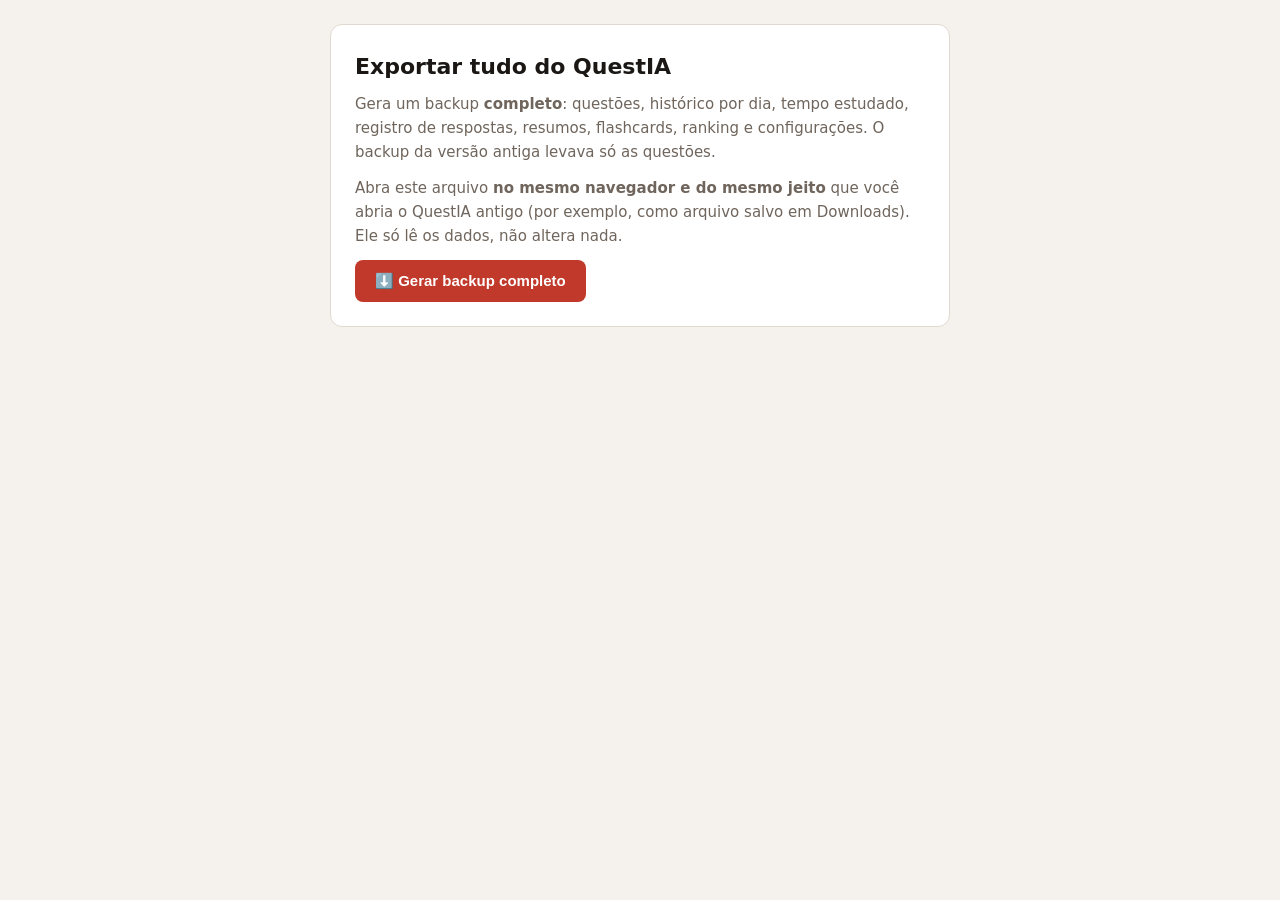
<file: ferramentas/exportar-tudo.html>
<!DOCTYPE html>
<html lang="pt-BR">
<head>
<meta charset="UTF-8">
<meta name="viewport" content="width=device-width, initial-scale=1.0">
<title>QuestIA — Exportar tudo</title>
<style>
:root{--bg:#f5f2ed;--surface:#fff;--ink:#1a1714;--muted:#6f655c;--border:#e0d9cf;--accent:#c0392b;--ok:#16a34a}
@media (prefers-color-scheme:dark){:root{--bg:#17181c;--surface:#1f2024;--ink:#e8e5e0;--muted:#a19d95;--border:#33343a;--accent:#e0574a;--ok:#3ddc84}}
*{box-sizing:border-box}
body{margin:0;background:var(--bg);color:var(--ink);font:15px/1.6 system-ui,sans-serif;padding:24px 16px}
main{max-width:620px;margin:0 auto;background:var(--surface);border:1px solid var(--border);border-radius:12px;padding:24px}
h1{font-size:22px;margin:0 0 8px}
p{margin:0 0 12px;color:var(--muted)}
button{background:var(--accent);color:#fff;border:0;border-radius:8px;padding:12px 20px;font-size:15px;font-weight:600;cursor:pointer}
button:disabled{opacity:.5;cursor:default}
#saida{margin-top:18px;padding:14px;border:1px solid var(--border);border-radius:8px;white-space:pre-line;display:none}
.ok{color:var(--ok);font-weight:600}.erro{color:var(--accent);font-weight:600}
</style>
</head>
<body>
<main>
  <h1>Exportar tudo do QuestIA</h1>
  <p>Gera um backup <strong>completo</strong>: questões, histórico por dia, tempo estudado, registro de respostas,
     resumos, flashcards, ranking e configurações. O backup da versão antiga levava só as questões.</p>
  <p>Abra este arquivo <strong>no mesmo navegador e do mesmo jeito</strong> que você abria o QuestIA antigo
     (por exemplo, como arquivo salvo em Downloads). Ele só lê os dados, não altera nada.</p>
  <button id="btn">⬇️ Gerar backup completo</button>
  <div id="saida"></div>
</main>
<script>
const FORA=['questia_v3','questia_apikey','questia_senha_servidor','questia_last_export','questia_qtd_ultimo_export','questia_last_save_ts','questia_test','questia_apibar'];
const vai=k=>/^(questia_|qia_)/.test(k)&&!FORA.includes(k)&&!/^questia_(snap_|v3_RESGATE_)/.test(k);
const req=r=>new Promise((ok,err)=>{r.onsuccess=()=>ok(r.result);r.onerror=()=>err(r.error);});

async function lerIndexedDB(){
  // Abre direto, sem consultar indexedDB.databases(): em página aberta como arquivo
  // (file:///) essa lista pode vir vazia mesmo com o banco existindo, e a ferramenta
  // exportava só a cópia de reserva das questões, sem o histórico.
  const db=await new Promise((ok,err)=>{const r=indexedDB.open('questia_db');r.onsuccess=()=>ok(r.result);r.onerror=()=>err(r.error);});
  const tem=n=>db.objectStoreNames.contains(n);
  const ler=(st,fn)=>tem(st)?req(fn(db.transaction(st,'readonly').objectStore(st))):Promise.resolve(null);
  const questoes=await ler('questoes',s=>s.getAll())||[];
  const respostas=(await ler('respostas',s=>s.getAll())||[]).map(({seq,...r})=>r);
  const hist=await ler('meta',s=>s.get('hist'))||{};
  const rankingHist=await ler('meta',s=>s.get('ranking_hist'))||null;
  db.close();
  return{questoes,respostas,hist,rankingHist};
}

document.getElementById('btn').onclick=async()=>{
  const saida=document.getElementById('saida'),btn=document.getElementById('btn');
  saida.style.display='block';saida.textContent='Lendo os dados…';btn.disabled=true;
  try{
    let d=null;
    try{d=await lerIndexedDB();}catch(e){console.warn(e);}
    const ls={};Object.keys(localStorage).filter(vai).forEach(k=>ls[k]=localStorage.getItem(k));
    let questoes=d&&d.questoes||[];
    let hist=d&&d.hist||{};
    if(!questoes.length){try{questoes=JSON.parse(localStorage.getItem('questia_v3')||'[]');}catch(e){}}
    if(!Object.keys(hist).length){try{hist=JSON.parse(localStorage.getItem('questia_hist')||'{}');}catch(e){}}
    if(!questoes.length){
      saida.innerHTML='<span class="erro">Nenhuma questão encontrada neste navegador/endereço.</span>\n'
        +'Confira se abriu este arquivo no mesmo navegador do QuestIA antigo. No Firefox, coloque este arquivo na mesma pasta do HTML antigo antes de abrir.';
      btn.disabled=false;return;
    }
    const respostas=d&&d.respostas||[];
    const payload={versao:'2.0',exportadoEm:new Date().toISOString(),totalQuestoes:questoes.length,questoes,
      extras:{hist,respostas,rankingHist:d&&d.rankingHist||null,localStorage:ls}};
    const a=document.createElement('a');
    a.href=URL.createObjectURL(new Blob([JSON.stringify(payload)],{type:'application/json'}));
    a.download='questia-backup-completo-'+new Date().toLocaleDateString('pt-BR').replace(/\//g,'-')+'.json';
    a.click();
    let nr=0;try{nr=JSON.parse(ls.questia_resumos||'[]').length;}catch(e){}
    saida.innerHTML='<span class="ok">✓ Backup completo baixado.</span>\n'
      +questoes.length+' questões · '+Object.keys(hist).length+' dias de histórico · '+respostas.length+' respostas · '+nr+' resumos\n\n'
      +'Agora, no QuestIA novo: Backup → Selecionar arquivo .json → escolha este arquivo → "Mesclar com atual".';
  }catch(e){
    saida.innerHTML='<span class="erro">Falhou: '+(e&&e.message||e)+'</span>';
  }
  btn.disabled=false;
};
</script>
</body>
</html>
</file>
<file: css/style.css>
:root {
  --bg:#f5f2ed;--surface:#fff;--surface2:#f0ece5;--border:#e0d9cf;--border2:#ccc4b8;
  --ink:#1a1714;--ink2:#4a4540;--muted:#8c8077;--chrome:#1a1714;
  --accent:#c0392b;--accent-light:#fdf0ef;--accent2:#2563eb;
  --green:#16a34a;--green-light:#f0fdf4;--yellow:#d97706;--yellow-light:#fffbeb;
  --yellow-border:#fde68a;--yellow-text:#92400e;
  --blue-light:#eff6ff;--blue-border:#bfdbfe;--blue-text:#1d4ed8;
  --red-light:#fef2f2;--red-border:#fecaca;--red-text:#b91c1c;
  --indigo-light:#eef2ff;--indigo-border:#c7d2fe;--indigo-text:#4338ca;
  --susp-bg:#f5f3ff;--susp-ink:#6d28d9;--susp-bd:#ddd6fe;
  --aviso-bg:#fef3c7;--aviso-ink:#92400e;--aviso-bd:#fde68a;--aviso-forte:#b45309;
  --radius:10px;--shadow:0 1px 4px rgba(0,0,0,.08),0 4px 16px rgba(0,0,0,.04);--shadow-lg:0 4px 24px rgba(0,0,0,.12);
}
/* ===== MODO NOTURNO =====
   Mesma arquitetura de variáveis, só troca os valores. --chrome fica de fora:
   é o tom fixo dos elementos que já nascem escuros (sidebar, botão primário,
   notificação) e não deve clarear junto com o texto no modo noturno. */
[data-theme="dark"] {
  --bg:#17181c;--surface:#1f2024;--surface2:#26272c;--border:#33343a;--border2:#46474e;
  --ink:#e8e5e0;--ink2:#b7b3ab;--muted:#8b8880;--chrome:#2c2a27;
  --accent:#e0574a;--accent-light:#3a2220;--accent2:#5b8ef8;
  --green:#3ddc84;--green-light:#132b1e;--yellow:#f0a93d;--yellow-light:#332510;
  --yellow-border:#5a4420;--yellow-text:#f0c07a;
  --blue-light:#182338;--blue-border:#2d4468;--blue-text:#7ba7f7;
  --red-light:#33191a;--red-border:#5c2a2c;--red-text:#f28b8b;
  --indigo-light:#221f3d;--indigo-border:#3d3870;--indigo-text:#a5a0f5;
  --susp-bg:#261d3d;--susp-ink:#c4b5fd;--susp-bd:#4c3a7a;
  --aviso-bg:#33270f;--aviso-ink:#f0c07a;--aviso-bd:#5a4420;--aviso-forte:#f0a93d;
  --shadow:0 1px 4px rgba(0,0,0,.4),0 4px 16px rgba(0,0,0,.3);--shadow-lg:0 4px 24px rgba(0,0,0,.55);
}
[data-theme="dark"] .loading-overlay{background:rgba(23,24,28,.9)}
[data-theme="dark"] .apikey-banner{background:#241f0f;border-bottom-color:#4a3a15}
[data-theme="dark"] .apikey-banner .apikey-label,[data-theme="dark"] .apikey-hint{color:#f0c07a}
[data-theme="dark"] .apikey-input{border-color:#4a3a15}
*{margin:0;padding:0;box-sizing:border-box}
body{font-family:'Outfit',sans-serif;background:var(--bg);color:var(--ink);min-height:100vh;display:flex}
.sidebar{width:240px;min-height:100vh;background:var(--chrome);display:flex;flex-direction:column;position:fixed;top:0;left:0;bottom:0;z-index:10}
.logo{padding:28px 24px 24px;border-bottom:1px solid rgba(255,255,255,.08)}
.logo-icon{font-size:28px;margin-bottom:8px}
.logo-title{font-family:'Instrument Serif',serif;font-size:24px;color:#fff;line-height:1}
.logo-title em{color:var(--accent);font-style:italic}
.logo-sub{font-size:10px;color:rgba(255,255,255,.35);letter-spacing:2px;text-transform:uppercase;margin-top:5px;font-family:'JetBrains Mono',monospace}
.nav{padding:16px 0;flex:1}
.nav-item{display:flex;align-items:center;gap:12px;padding:12px 24px;cursor:pointer;color:rgba(255,255,255,.45);font-size:12px;font-weight:600;transition:all .15s;position:relative;text-transform:uppercase;letter-spacing:.8px}
.nav-item:hover{color:rgba(255,255,255,.85);background:rgba(255,255,255,.05)}
.nav-item.active{color:#fff;background:rgba(255,255,255,.08)}
.nav-item.active::before{content:'';position:absolute;left:0;top:0;bottom:0;width:3px;background:var(--accent)}
.nav-badge{margin-left:auto;background:var(--accent);color:#fff;border-radius:20px;padding:1px 8px;font-size:10px;font-weight:700}
.sidebar-bottom{padding:20px 24px;border-top:1px solid rgba(255,255,255,.08)}
.sidebar-stat{font-size:11px;color:rgba(255,255,255,.3);text-transform:uppercase;letter-spacing:1px;font-family:'JetBrains Mono',monospace}
.sidebar-stat-num{font-size:28px;font-weight:800;color:rgba(255,255,255,.9);display:block;line-height:1.2}
.theme-toggle{display:flex;align-items:center;gap:8px;width:100%;margin-top:14px;padding:9px 12px;background:rgba(255,255,255,.06);border:1px solid rgba(255,255,255,.1);border-radius:8px;color:rgba(255,255,255,.65);font-family:'Outfit',sans-serif;font-size:12px;font-weight:600;cursor:pointer;transition:all .15s}
.theme-toggle:hover{background:rgba(255,255,255,.12);color:#fff}
.apikey-banner{background:var(--yellow-light);border-bottom:1px solid var(--yellow-border);padding:12px 40px;display:flex;align-items:center;gap:12px;flex-wrap:wrap}
.apikey-banner.ok{background:var(--green-light);border-color:rgba(22,163,74,.3)}
.apikey-label{font-size:12px;font-weight:700;color:var(--yellow-text);white-space:nowrap;text-transform:uppercase;letter-spacing:.5px}
.apikey-banner.ok .apikey-label{color:var(--green)}
.apikey-input{flex:1;min-width:280px;background:var(--surface);border:1.5px solid var(--yellow-border);border-radius:8px;padding:8px 14px;font-family:'JetBrains Mono',monospace;font-size:12px;color:var(--ink);outline:none}
.apikey-banner.ok .apikey-input{border-color:rgba(22,163,74,.4)}
.apikey-save{padding:8px 16px;background:var(--chrome);color:#fff;border:none;border-radius:8px;cursor:pointer;font-family:'Outfit',sans-serif;font-weight:600;font-size:12px;text-transform:uppercase;white-space:nowrap}
.apikey-hint{font-size:11px;color:var(--yellow-text);width:100%}
.apikey-banner.ok .apikey-hint{color:var(--green)}
.main{margin-left:240px;flex:1;min-height:100vh;display:flex;flex-direction:column}
.page{display:none}
.page.active{display:block;animation:fadeUp .25s ease}
@keyframes fadeUp{from{opacity:0;transform:translateY(12px)}to{opacity:1;transform:translateY(0)}}
.page-head{background:var(--surface);border-bottom:1px solid var(--border);padding:28px 40px 24px;display:flex;align-items:flex-start;justify-content:space-between;gap:20px;flex-wrap:wrap}
.page-title{font-family:'Instrument Serif',serif;font-size:36px;color:var(--ink);line-height:1;letter-spacing:-1px}
.page-title em{color:var(--accent);font-style:italic}
.page-sub{font-size:13px;color:var(--muted);margin-top:5px}
.page-body{padding:28px 40px}
.btn{display:inline-flex;align-items:center;gap:7px;padding:10px 20px;border-radius:var(--radius);border:none;cursor:pointer;font-family:'Outfit',sans-serif;font-weight:600;font-size:13px;transition:all .15s;text-transform:uppercase;letter-spacing:.5px}
.btn:disabled{opacity:.45;cursor:not-allowed}
.btn-primary{background:var(--chrome);color:#fff}
.btn-primary:hover:not(:disabled){background:#2d2926;transform:translateY(-1px)}
.btn-accent{background:var(--accent);color:#fff}
.btn-accent:hover:not(:disabled){background:#a93226;transform:translateY(-1px)}
.btn-outline{background:transparent;color:var(--ink2);border:1.5px solid var(--border2)}
.btn-outline:hover:not(:disabled){border-color:var(--ink);color:var(--ink)}
.btn-ghost{background:transparent;color:var(--muted);border:none;padding:6px 12px;font-size:12px}
.btn-ghost:hover{color:var(--ink);background:var(--surface2)}
.btn-sm{padding:6px 14px;font-size:11px}
.btn-lg{padding:14px 28px;font-size:14px}
.btn-danger{background:var(--accent-light);color:var(--accent);border:1px solid rgba(192,57,43,.2)}
.card{background:var(--surface);border:1px solid var(--border);border-radius:var(--radius);box-shadow:var(--shadow)}
/* BACKUP */
.backup-card{padding:24px 28px;margin-bottom:20px}
.backup-title{font-size:14px;font-weight:700;margin-bottom:6px}
.backup-sub{font-size:13px;color:var(--muted);margin-bottom:20px;line-height:1.6}
.backup-actions{display:flex;gap:12px;flex-wrap:wrap;align-items:center}
.backup-info{display:flex;gap:20px;margin-top:16px;padding-top:16px;border-top:1px solid var(--border);flex-wrap:wrap}
.backup-stat{font-size:12px;color:var(--muted)}
.backup-stat strong{color:var(--ink);font-weight:700}
#import-file{display:none}
/* GERAR */
.gerar-layout{display:grid;grid-template-columns:1fr 360px;gap:24px}
.fonte-card{padding:28px}
.fonte-tabs{display:flex;border:1.5px solid var(--border2);border-radius:var(--radius);overflow:hidden;margin-bottom:20px}
.fonte-tab{flex:1;padding:10px 16px;background:transparent;border:none;cursor:pointer;font-family:'Outfit',sans-serif;font-size:13px;font-weight:600;color:var(--muted);transition:all .15s;text-align:center}
.fonte-tab.active{background:var(--chrome);color:#fff}
.fonte-textarea{width:100%;background:var(--surface2);border:1.5px solid var(--border);border-radius:var(--radius);padding:16px;font-family:'Outfit',sans-serif;font-size:14px;color:var(--ink);resize:vertical;min-height:300px;outline:none;line-height:1.7}
.fonte-textarea:focus{border-color:var(--ink)}
.fonte-textarea::placeholder{color:var(--muted)}
.drop-zone{border:2px dashed var(--border2);border-radius:var(--radius);padding:48px 24px;text-align:center;cursor:pointer;transition:all .2s;background:var(--surface2)}
.drop-zone:hover,.drop-zone.drag-over{border-color:var(--accent);background:var(--accent-light)}
#pdf-input{display:none}
.pdf-loaded{display:none;align-items:center;gap:14px;padding:16px;background:var(--green-light);border:1px solid rgba(22,163,74,.2);border-radius:var(--radius)}
.pdf-loaded.show{display:flex}
.config-card{padding:24px;position:sticky;top:24px}
.config-title{font-weight:700;font-size:11px;text-transform:uppercase;letter-spacing:1.5px;color:var(--muted);margin-bottom:16px}
.config-group{margin-bottom:18px}
.config-label{font-size:11px;font-weight:700;color:var(--ink2);margin-bottom:7px;display:block;text-transform:uppercase;letter-spacing:.5px}
.config-select,.config-input{width:100%;background:var(--surface2);border:1.5px solid var(--border);border-radius:8px;padding:10px 12px;font-family:'Outfit',sans-serif;font-size:13px;color:var(--ink);outline:none;cursor:pointer}
.config-select:focus,.config-input:focus{border-color:var(--ink)}
.num-stepper{display:flex;align-items:center;border:1.5px solid var(--border);border-radius:8px;overflow:hidden;background:var(--surface2)}
.stepper-btn{width:40px;height:40px;background:none;border:none;cursor:pointer;font-size:18px;color:var(--ink2);font-weight:600;transition:background .15s}
.stepper-btn:hover{background:var(--border)}
.stepper-val{flex:1;text-align:center;font-size:16px;font-weight:700;color:var(--ink);font-family:'JetBrains Mono',monospace}
.materia-chips{display:flex;flex-wrap:wrap;gap:6px;margin-top:8px}
.chip{padding:4px 10px;border-radius:20px;font-size:10px;font-weight:600;cursor:pointer;border:1.5px solid var(--border2);color:var(--muted);background:transparent;transition:all .15s;text-transform:uppercase;letter-spacing:.5px}
.chip.active{background:var(--chrome);color:#fff;border-color:var(--chrome)}
.generate-btn-wrap{margin-top:20px;border-top:1px solid var(--border);padding-top:18px}
.generate-btn{width:100%;justify-content:center;padding:14px;font-size:14px}
.loading-overlay{position:fixed;inset:0;background:rgba(245,242,237,.88);backdrop-filter:blur(8px);z-index:200;display:none;align-items:center;justify-content:center;flex-direction:column;gap:20px}
.loading-overlay.show{display:flex}
.loading-spinner{width:48px;height:48px;border:3px solid var(--border2);border-top-color:var(--accent);border-radius:50%;animation:spin .8s linear infinite}
@keyframes spin{to{transform:rotate(360deg)}}
.loading-text{font-size:15px;font-weight:600;color:var(--ink2);font-family:'JetBrains Mono',monospace}
.loading-sub{font-size:12px;color:var(--muted);text-align:center;max-width:340px;line-height:1.6}
.toolbar{display:flex;gap:12px;margin-bottom:24px;flex-wrap:wrap;align-items:center}
.search-input{flex:1;min-width:200px;background:var(--surface);border:1.5px solid var(--border);border-radius:var(--radius);padding:10px 16px;font-family:'Outfit',sans-serif;font-size:13px;color:var(--ink);outline:none}
.search-input:focus{border-color:var(--ink)}
.filter-sel{background:var(--surface);border:1.5px solid var(--border);border-radius:var(--radius);padding:10px 14px;font-family:'Outfit',sans-serif;font-size:13px;color:var(--ink);outline:none;cursor:pointer}
.q-card{background:var(--surface);border:1px solid var(--border);border-radius:var(--radius);padding:20px 24px;margin-bottom:12px;transition:all .15s;box-shadow:var(--shadow)}
.q-card:hover{border-color:var(--ink);transform:translateX(3px)}
.q-card-head{display:flex;align-items:flex-start;justify-content:space-between;gap:12px;margin-bottom:10px}
.q-meta{display:flex;gap:6px;flex-wrap:wrap}
.tag{font-size:10px;padding:3px 10px;border-radius:20px;font-weight:600;text-transform:uppercase;letter-spacing:.5px;font-family:'JetBrains Mono',monospace}
.tag-materia{background:var(--blue-light);color:var(--blue-text);border:1px solid var(--blue-border)}
.tag-banca{background:#fef3c7;color:var(--yellow-text);border:1px solid var(--yellow-border)}
.tag-due{background:var(--accent-light);color:var(--accent);border:1px solid rgba(192,57,43,.2)}
.tag-ok{background:var(--green-light);color:var(--green);border:1px solid rgba(22,163,74,.2)}
.q-text{font-size:14px;color:var(--ink2);line-height:1.6;display:-webkit-box;-webkit-line-clamp:2;-webkit-box-orient:vertical;overflow:hidden}
.q-footer{display:flex;align-items:center;justify-content:space-between;margin-top:12px}
.q-ease{display:flex;align-items:center;gap:6px;font-size:11px;color:var(--muted)}
.ease-pips{display:flex;gap:3px}
.pip{width:7px;height:7px;border-radius:50%;background:var(--border2)}
.pip.on{background:var(--accent)}
.q-score{font-family:'JetBrains Mono',monospace;font-size:11px;color:var(--muted)}
.empty-state{text-align:center;padding:80px 20px}
.empty-icon{font-size:52px;margin-bottom:16px}
.empty-title{font-family:'Instrument Serif',serif;font-size:28px;margin-bottom:8px}
.empty-sub{color:var(--muted);font-size:14px;margin-bottom:24px}
.session-bar{display:grid;grid-template-columns:repeat(4,1fr);gap:16px;margin-bottom:32px}
.session-stat{background:var(--surface);border:1px solid var(--border);border-radius:var(--radius);padding:20px 24px;box-shadow:var(--shadow)}
.session-stat-num{font-family:'Instrument Serif',serif;font-size:40px;line-height:1;margin-bottom:4px}
.session-stat-label{font-size:11px;color:var(--muted);text-transform:uppercase;letter-spacing:1px;font-weight:600}
.fc-wrap{max-width:700px;margin:0 auto;transition:max-width .25s ease}
.fc-wrap.expanded{max-width:min(1160px,92vw)}
.fc{position:relative;background:var(--surface);border:1px solid var(--border);border-radius:14px;overflow:hidden;box-shadow:var(--shadow-lg);margin-bottom:20px}
/* ===== PINCEL =====
   Canvas sobreposto ao cartão inteiro. Fica com pointer-events:none por padrão —
   invisível ao mouse — para não roubar o clique das alternativas. Só quando o
   pincel é ligado ele passa a capturar. É o que permite conviver com um cartão
   cheio de botões sem atrapalhar nenhum deles. */
#fc-pincel{position:absolute;inset:0;z-index:6;pointer-events:none;touch-action:none}
.fc.pincel-on #fc-pincel{pointer-events:auto;cursor:crosshair}
/* A barra não ocupa espaço (height:0): ligar/desligar o pincel não pode empurrar o texto, senão o traço fica deslocado do que foi riscado. */
.pincel-barra{position:sticky;top:8px;z-index:7;display:flex;visibility:hidden;height:0;overflow:visible;align-items:flex-start;gap:6px;justify-content:flex-end;padding:0 18px;margin-top:0}
.pincel-barra button{transform:translateY(8px)}
/* Ícones do cabeçalho (calculadora etc.) ficam acima do canvas e continuam clicáveis com o pincel ligado. */
.fc-num button{position:relative;z-index:8}
.fc.pincel-on .pincel-barra{visibility:visible}
.pincel-barra button{background:var(--surface2);border:1px solid var(--border);color:var(--ink2);border-radius:7px;padding:4px 10px;font-family:'Outfit',sans-serif;font-size:11px;font-weight:600;cursor:pointer}
.pincel-barra button:hover{background:var(--border);color:var(--ink)}
#fc-pincel-btn.ativo{color:var(--accent)}
.fc-stripe{height:4px;background:linear-gradient(90deg,var(--accent),#e67e22)}
.fc-body{padding:36px}
.fc-num{font-family:'JetBrains Mono',monospace;font-size:11px;color:var(--muted);text-transform:uppercase;letter-spacing:1.5px;margin-bottom:20px}
.fc-question{font-size:16px;line-height:1.75;color:var(--ink);margin-bottom:28px}
.alternatives{display:flex;flex-direction:column;gap:10px;margin-bottom:24px}
.alt-btn{display:flex;align-items:flex-start;gap:14px;padding:14px 18px;background:var(--bg);border:1.5px solid var(--border);border-radius:10px;cursor:pointer;text-align:left;transition:all .15s;font-family:'Outfit',sans-serif;font-size:14px;color:var(--ink);line-height:1.6;width:100%;user-select:none}
.alt-btn:hover:not(:disabled):not(.respondida){border-color:var(--ink2);background:var(--surface2)}
.alt-btn:disabled{cursor:default}
.alt-letter{min-width:28px;height:28px;border-radius:50%;background:var(--surface);border:1.5px solid var(--border2);display:flex;align-items:center;justify-content:center;font-size:12px;font-weight:700;flex-shrink:0;transition:all .15s;font-family:'JetBrains Mono',monospace}
.alt-btn.correct{background:var(--green-light);border-color:var(--green)}
.alt-btn.correct .alt-letter{background:var(--green);color:#fff;border-color:var(--green)}
.alt-btn.wrong{background:var(--accent-light);border-color:var(--accent)}
.alt-btn.wrong .alt-letter{background:var(--accent);color:#fff;border-color:var(--accent)}
.alt-btn.dimmed{opacity:.4}
.alt-btn.marcada{border-color:var(--accent2);background:var(--blue-light)}
.alt-btn.marcada .alt-letter{background:var(--accent2);color:#fff;border-color:var(--accent2)}
.alt-btn.descartada{opacity:.4;background:var(--bg)}
.alt-btn.descartada>div:last-child{text-decoration:line-through}
.alt-confirm-btn{padding:10px 26px;border-radius:10px;border:none;background:var(--accent2);color:#fff;font-family:'Outfit',sans-serif;font-weight:700;font-size:13px;cursor:pointer;transition:all .15s;text-transform:uppercase;letter-spacing:.5px}
.alt-confirm-btn:hover:not(:disabled){background:#1d4ed8;transform:translateY(-1px)}
.alt-confirm-btn:disabled{opacity:.4;cursor:not-allowed;background:var(--border2)}
.fc-answer-box{display:none;background:var(--surface2);border:1px solid var(--border);border-radius:10px;padding:28px 34px;margin-bottom:20px}
.fc-answer-box.show{display:block}
.answer-label{font-size:10px;font-weight:700;text-transform:uppercase;letter-spacing:2px;color:var(--accent);margin-bottom:10px;font-family:'JetBrains Mono',monospace}
.note-btn{text-transform:none;letter-spacing:normal;font-family:'Outfit',sans-serif;font-size:12px;font-weight:600;color:var(--accent);background:var(--surface2);border:1.5px solid var(--border2);border-radius:8px;padding:5px 12px;cursor:pointer;transition:all .15s;white-space:nowrap}
.note-btn:hover{background:var(--accent);color:#fff;border-color:var(--accent)}
.anot-field-label{font-size:11px;font-weight:700;text-transform:uppercase;letter-spacing:1px;color:var(--muted);margin:14px 0 6px 0;font-family:'JetBrains Mono',monospace}
.anot-field-label:first-of-type{margin-top:0}
.anot-textarea{width:100%;background:var(--surface2);border:1.5px solid var(--border);border-radius:10px;padding:12px 14px;font-family:'Outfit',sans-serif;font-size:13.5px;color:var(--ink);resize:vertical;outline:none;line-height:1.55}
.anot-meta{font-size:12px;color:var(--muted);margin-top:2px}
.resumo-toolbar{display:flex;gap:10px;flex-wrap:wrap;align-items:center;margin-bottom:18px}
.resumo-materia{margin-bottom:22px}
.resumo-materia-head{font-family:'Instrument Serif',serif;font-size:20px;color:var(--ink);border-bottom:2px solid var(--accent);padding-bottom:6px;margin-bottom:10px;display:flex;align-items:baseline;gap:8px}
.resumo-subtema{margin:0 0 14px 4px;padding-left:14px;border-left:2px solid var(--border2)}
.resumo-subtema-head{font-size:13px;font-weight:700;color:var(--accent2);margin-bottom:8px;display:flex;align-items:baseline;gap:8px}
.resumo-count{font-size:10px;font-weight:600;color:var(--muted);background:var(--surface2);border-radius:20px;padding:1px 8px;font-family:'JetBrains Mono',monospace}
.resumo-item{background:var(--surface2);border:1px solid var(--border);border-radius:10px;padding:12px 14px;margin-bottom:8px}
.resumo-nota{font-size:14px;font-weight:600;color:var(--ink);line-height:1.5;margin-bottom:6px}
.resumo-trecho{font-size:12.5px;color:var(--ink2);line-height:1.55;font-style:italic;border-left:2px solid var(--accent);padding-left:10px}
.resumo-foot{display:flex;justify-content:space-between;align-items:center;margin-top:8px}
.resumo-data{font-size:10.5px;color:var(--muted);font-family:'JetBrains Mono',monospace}
.resumo-del{background:none;border:none;cursor:pointer;font-size:13px;color:var(--muted);opacity:.6;transition:opacity .15s}
.resumo-del:hover{opacity:1;color:var(--accent)}
.answer-text{font-size:15px;line-height:1.85;color:var(--ink2)}
.gabarito-header{font-size:15px;font-weight:700;color:var(--ink);margin-bottom:14px;line-height:1.5}
.gabarito-header .letra{color:var(--accent2)}
.ver-certo{color:var(--green)}
.ver-errado{color:var(--accent)}
.rating-row{display:none;grid-template-columns:repeat(5,1fr);gap:8px}
.rating-row.show{display:grid}
.r-btn{padding:14px 10px;border-radius:10px;border:none;cursor:pointer;font-family:'Outfit',sans-serif;font-weight:700;font-size:12px;transition:all .15s;text-align:center;text-transform:uppercase;letter-spacing:.5px}
.r-btn:hover{transform:translateY(-2px)}
.r0{background:var(--accent-light);color:var(--accent);border:1.5px solid rgba(192,57,43,.3)}
.r1{background:var(--yellow-light);color:var(--yellow);border:1.5px solid rgba(217,119,6,.3)}
.r2{background:var(--blue-light);color:var(--accent2);border:1.5px solid var(--blue-border)}
.r3{background:var(--green-light);color:var(--green);border:1.5px solid rgba(22,163,74,.3)}
.r4{background:var(--susp-bg);color:var(--susp-ink);border:1.5px solid var(--susp-bd)}
.r-sub.pos-prova{color:var(--aviso-forte);font-weight:700}
.md-riscado{text-decoration:line-through;text-decoration-thickness:2px;color:var(--accent);opacity:.85}
.md-marca{background:var(--aviso-bg);color:var(--ink);padding:0 3px;border-radius:3px}
.md-sub{text-decoration:underline;text-decoration-thickness:1.5px;text-underline-offset:3px}
.md-sep{display:block;height:1px;background:var(--border);margin:14px 0}
.md-cit{display:block;border-left:3px solid var(--border2);padding:2px 0 2px 12px;margin:6px 0;color:var(--ink2)}
/* ===== FÓRMULAS DO TEC (\mbox{...} \over \mbox{...}) =====
   O comentário do professor às vezes traz fórmulas em sintaxe TeX crua
   (ex.: \mbox{Liquidez Geral} = {\mbox{AC} \over \mbox{PC}}), que o site do
   TEC exibe como fração de verdade. Em vez de mostrar o código cru, o texto
   passa por extrairFormulasTec() e vira esta estrutura numerador/linha/
   denominador, centralizada, igual ao print que motivou isto. */
.tecfrac-block{display:block;text-align:center;margin:16px 0;font-size:14px;color:var(--ink);line-height:1.35}
.tecfrac{display:inline-flex;flex-direction:column;align-items:center;vertical-align:middle;margin:0 8px;padding:2px 2px}
.tecfrac-num{display:block;padding:0 6px 4px;border-bottom:1.5px solid var(--ink2)}
.tecfrac-den{display:block;padding:4px 6px 0}
.tecfrac-eq{display:inline-block;margin:0 10px;vertical-align:middle;font-weight:600}
.tecfrac-text{white-space:normal}
/* ===== CALCULADORA FLUTUANTE =====
   Painel fixo que abre ao lado direito da tela, perto do card da questão —
   pensado pra quem precisa bater um índice (liquidez, juros, %) sem sair do
   estudo. Fecha/abre pelo botão 🧮 no cabeçalho da questão; não mexe no
   layout do card, só flutua por cima. */
.calc-toggle-btn.ativo{color:var(--accent2)}
.calc-panel{position:fixed;top:96px;right:24px;width:380px;background:var(--surface);border:1px solid var(--border);border-radius:14px;box-shadow:var(--shadow-lg);z-index:150;display:none;overflow:hidden;font-family:'Outfit',sans-serif}
.calc-panel.show{display:block}
.calc-head{display:flex;align-items:center;justify-content:space-between;padding:10px 14px;background:var(--surface2);border-bottom:1px solid var(--border);cursor:default}
.calc-head-title{font-size:13px;font-weight:700;color:var(--ink2);text-transform:uppercase;letter-spacing:.8px}
.calc-close{background:none;border:none;cursor:pointer;color:var(--muted);font-size:15px;line-height:1;padding:2px 4px}
.calc-close:hover{color:var(--ink)}
.calc-expr{padding:14px 16px 0;min-height:20px;text-align:right;font-family:'JetBrains Mono',monospace;font-size:15px;color:var(--muted);white-space:nowrap;overflow-x:auto}
.calc-display{padding:4px 16px 14px;text-align:right;font-family:'JetBrains Mono',monospace;font-size:34px;font-weight:700;color:var(--ink);white-space:nowrap;overflow-x:auto}
.calc-grid{display:grid;grid-template-columns:repeat(4,1fr);gap:1px;background:var(--border);border-top:1px solid var(--border)}
.calc-btn{background:var(--surface);border:none;padding:19px 0;font-size:19px;font-weight:600;color:var(--ink);cursor:pointer;font-family:'Outfit',sans-serif;transition:background .1s}
.calc-btn:hover{background:var(--surface2)}
.calc-btn:active{background:var(--border)}
.calc-btn.op{color:var(--accent2);font-weight:700}
.calc-btn.fn{color:var(--muted);font-size:16px}
.calc-btn.eq{background:var(--accent);color:#fff}
.calc-btn.eq:hover{background:#a93226}
@media (max-width:900px){.calc-panel{right:12px;left:12px;width:auto;top:auto;bottom:12px}}
.r-sub{font-size:10px;font-weight:400;opacity:.8;margin-top:3px}
.stats-grid{display:grid;grid-template-columns:repeat(4,1fr);gap:16px;margin-bottom:28px}
.stat-tile{background:var(--surface);border:1px solid var(--border);border-radius:var(--radius);padding:24px;box-shadow:var(--shadow)}
.stat-tile-num{font-family:'Instrument Serif',serif;font-size:48px;line-height:1;margin-bottom:4px}
.stat-tile-label{font-size:11px;color:var(--muted);text-transform:uppercase;letter-spacing:1.5px;font-weight:600}
.num-red{color:var(--accent)}.num-green{color:var(--green)}.num-blue{color:var(--accent2)}
.charts-row{display:grid;grid-template-columns:1fr 1fr;gap:20px;margin-bottom:24px}
.chart-card{padding:24px}
.chart-title{font-size:11px;font-weight:700;text-transform:uppercase;letter-spacing:1.5px;color:var(--muted);margin-bottom:20px}
.mat-rows{display:flex;flex-direction:column;gap:14px}
.mat-row-h{display:flex;justify-content:space-between;font-size:13px;margin-bottom:6px}
.mat-name{font-weight:600}.mat-pct{font-family:'JetBrains Mono',monospace;color:var(--muted);font-size:12px}
.prog-bar{height:6px;background:var(--surface2);border-radius:3px;overflow:hidden}
.prog-fill{height:100%;border-radius:3px;background:linear-gradient(90deg,var(--accent),#e67e22);transition:width .7s ease}
.bar-chart{display:flex;gap:10px;align-items:flex-end;height:130px}
.bar-g{flex:1;display:flex;flex-direction:column;align-items:center;gap:4px;height:100%;justify-content:flex-end}
.bar-b{width:100%;border-radius:4px 4px 0 0;min-height:4px}
.bar-l{font-size:9px;color:var(--muted);font-family:'JetBrains Mono',monospace}
.bar-v{font-size:10px;color:var(--ink2);font-weight:600}
.modal-bg{position:fixed;inset:0;background:rgba(26,23,20,.55);backdrop-filter:blur(6px);z-index:100;display:none;align-items:center;justify-content:center;padding:20px}
.modal-bg.open{display:flex}
.modal{background:var(--surface);border-radius:14px;padding:36px;width:100%;max-width:700px;max-height:90vh;overflow-y:auto;box-shadow:var(--shadow-lg);border:1px solid var(--border)}
.modal-head{display:flex;justify-content:space-between;align-items:flex-start;margin-bottom:24px}
.modal-title{font-family:'Instrument Serif',serif;font-size:26px}
.modal-close{background:none;border:none;font-size:22px;cursor:pointer;color:var(--muted)}
.modal-close:hover{color:var(--ink)}
.gen-q-list{display:flex;flex-direction:column;gap:20px;margin:20px 0}
.gen-q-item{border:1.5px solid var(--border);border-radius:var(--radius);overflow:hidden;transition:border-color .15s}
.gen-q-item.selected{border-color:var(--green)}
.gen-q-head{display:flex;align-items:center;gap:12px;padding:12px 16px;background:var(--surface2);border-bottom:1px solid var(--border)}
.gen-q-checkbox{width:16px;height:16px;cursor:pointer;accent-color:var(--green)}
.gen-q-num{font-family:'JetBrains Mono',monospace;font-size:11px;color:var(--muted);font-weight:600}
.gen-q-body{padding:16px 18px}
.gen-q-text{font-size:14px;line-height:1.7;color:var(--ink);margin-bottom:12px}
.gen-q-alts{display:flex;flex-direction:column;gap:6px}
.gen-alt{font-size:13px;color:var(--ink2);padding:6px 10px;border-radius:6px;line-height:1.5}
.gen-alt.correta{background:var(--green-light);color:var(--green);font-weight:600}
.gen-q-comment{font-size:12px;color:var(--muted);margin-top:10px;padding-top:10px;border-top:1px solid var(--border);line-height:1.6}
.import-preview{background:var(--surface2);border:1px solid var(--border);border-radius:var(--radius);padding:20px;margin:16px 0}
.import-preview-row{display:flex;justify-content:space-between;align-items:center;padding:8px 0;border-bottom:1px solid var(--border);font-size:13px}
.import-preview-row:last-child{border-bottom:none}
.import-preview-label{color:var(--muted);font-size:12px;text-transform:uppercase;letter-spacing:.5px;font-weight:600}
.import-preview-val{font-weight:700;font-family:'JetBrains Mono',monospace}
.import-warning{background:var(--yellow-light);border:1px solid rgba(217,119,6,.3);border-radius:var(--radius);padding:14px 16px;font-size:13px;color:var(--yellow-text);margin-bottom:16px;line-height:1.6}
.notif{position:fixed;bottom:24px;right:24px;background:var(--chrome);color:#fff;border-radius:var(--radius);padding:14px 20px;font-size:13px;font-weight:500;z-index:300;transform:translateY(80px);opacity:0;transition:all .3s;max-width:340px;box-shadow:var(--shadow-lg)}
.notif.show{transform:translateY(0);opacity:1}
.notif.ok{background:var(--green)}
.notif.err{background:var(--accent)}
.notif.interval{background:var(--chrome);border-left:4px solid var(--accent2)}
::-webkit-scrollbar{width:6px}
::-webkit-scrollbar-track{background:transparent}
::-webkit-scrollbar-thumb{background:var(--border2);border-radius:3px}
/* ===== NEGRITO COM TOM PRÓPRIO NO COMENTÁRIO DO PROFESSOR =====
   Antes, texto comum e negrito usavam a mesma cor (--ink), então só o peso da fonte
   os separava — e no modo noturno isso some. Agora o texto comum fica num cinza um
   pouco mais apagado e o negrito ganha um tom âmbar. CERTA/ERRADA continuam verde/
   vermelho (.ver-certo/.ver-errado). Para mudar a cor do negrito, altere só --negrito. */
:root{--negrito:#9a3412;--texto-comum:var(--ink2)}
[data-theme="dark"]{--negrito:#f5c56b;--texto-comum:#a9a59d}
#fc-ans-gabarito{color:var(--texto-comum)!important}
#fc-ans-gabarito strong:not(.ver-certo):not(.ver-errado),
#fc-ans-gabarito b{color:var(--negrito);font-weight:700}
#fc-ans-gabarito .md-cit{color:var(--texto-comum)}
/* ===== REVISÃO — card que vira ===== */
.rev-contador{font-size:12px;color:var(--muted);text-align:right;margin-bottom:8px}
.rev-palco{perspective:1400px;max-width:760px;margin:0 auto;cursor:pointer;transition:height .25s ease}
.rev-flip{position:relative;width:100%;height:100%;transition:transform .55s cubic-bezier(.4,.2,.2,1);transform-style:preserve-3d}
.rev-flip.virado{transform:rotateY(180deg)}
.rev-face{position:absolute;inset:0;backface-visibility:hidden;-webkit-backface-visibility:hidden;
  border:1px solid var(--border);border-radius:14px;padding:26px 30px;display:flex;flex-direction:column;overflow:auto}
.rev-frente{background:var(--surface)}
.rev-verso{background:var(--surface2);transform:rotateY(180deg);border-color:var(--border2)}
.rev-tags{display:flex;gap:7px;flex-wrap:wrap;margin-bottom:18px}
.rev-texto{font-size:17px;line-height:1.75;color:var(--ink);white-space:pre-wrap;flex:1;display:flex;align-items:center}
.rev-texto-verso{font-size:16px;line-height:1.8;align-items:flex-start}
.rev-dica{font-size:12px;color:var(--muted);text-align:center;margin-top:16px}
.rev-dica kbd,.rev-acoes kbd{background:var(--surface2);border:1px solid var(--border2);border-radius:4px;padding:1px 6px;font-size:11px;font-family:inherit;color:var(--muted)}
.rev-acoes{display:flex;gap:8px;align-items:center;flex-wrap:wrap;max-width:760px;margin:18px auto 0;
  opacity:0;pointer-events:none;transform:translateY(6px);transition:opacity .25s ease,transform .25s ease}
.rev-acoes.on{opacity:1;pointer-events:auto;transform:none}
@media(max-width:700px){
  /* Cartão de estudo no celular: rótulo em linha própria e ícones com área de toque de 40px. */
  .fc-num{flex-wrap:wrap;row-gap:8px}
  .fc-num .fc-meta{flex:1 1 100%}
  .fc-num > div{margin-left:auto}
  .fc-num button{font-size:20px !important;min-width:40px;min-height:40px;padding:6px !important}.rev-face{padding:20px}.rev-texto{font-size:15px}}


/* letras de alternativa dentro do comentário do professor */
.com-alt{color:var(--ink);font-weight:700;letter-spacing:.3px}
:root[data-theme="light"] .com-alt,body.light .com-alt{color:#111}
@keyframes comAltPisca{0%,100%{transform:translateX(0)}15%{transform:translateX(-5px)}30%{transform:translateX(5px)}45%{transform:translateX(-4px)}60%{transform:translateX(4px)}75%{transform:translateX(-2px)}}
.pisca{display:inline-block;animation:comAltPisca .55s ease;background:var(--yellow-light);border:1px solid rgba(217,119,6,.45);border-radius:5px;padding:0 6px;box-shadow:0 0 0 4px rgba(217,119,6,.13)}
@keyframes altTremor{0%,100%{transform:translateX(0)}25%{transform:translateX(-3px)}50%{transform:translateX(3px)}75%{transform:translateX(-2px)}}
.alt-btn.tremeu{animation:altTremor .4s ease}
/* depois de responder, a alternativa vira atalho para o comentário */
.alt-btn.respondida{cursor:zoom-in}
.alt-btn.respondida:hover{border-color:var(--accent2)}
.alt-btn.respondida.dimmed:hover{opacity:.8}
/* barra de chave/modelo recolhível */
.apikey-banner{position:relative}
.apikey-fechar{position:absolute;top:6px;right:8px;background:none;border:none;color:var(--muted);cursor:pointer;font-size:14px;line-height:1;padding:2px 5px;border-radius:4px}
.apikey-fechar:hover{background:var(--surface2);color:var(--ink)}
#apikey-abrir{display:none;width:max-content;margin:10px 0 0 40px;background:var(--surface2);border:1px solid var(--border2);color:var(--muted);
  border-radius:6px;padding:4px 11px;font-size:11.5px;cursor:pointer;letter-spacing:.3px;opacity:.75}
#apikey-abrir:hover{opacity:1}
#apikey-abrir:hover{color:var(--ink);border-color:var(--border)}


.tex-bloco{display:block;text-align:center;margin:2px 0;overflow-x:auto;overflow-y:hidden}
.tex-bloco .katex-display{margin:4px 0}
.tex .katex{font-size:1.08em}
.pratica-resumo>div:last-child{border-left:3px solid var(--border2);padding-left:10px}
/* 💡 Na prática em lote */
.lotepr-nums{display:grid;grid-template-columns:repeat(3,1fr);gap:1px;background:var(--border);border:1px solid var(--border);border-radius:8px;overflow:hidden;margin-top:12px}
.lotepr-nums>div{background:var(--surface);padding:10px 12px}.lotepr-nums b{display:block;font-size:20px}.lotepr-nums span{font-size:11px;color:var(--muted)}
.lotepr-lotes{margin-top:10px}.lotepr-lote{display:flex;justify-content:space-between;align-items:center;gap:10px;padding:6px 0;border-top:1px solid var(--border);font-size:12.5px}
.lotepr-vazio{margin-top:10px;font-size:12px;color:var(--muted)}
/* 💡 Na prática */
.pratica-box{background:var(--surface2);border:1px solid var(--border2);border-left:3px solid var(--accent2);border-radius:10px;padding:12px 16px;margin:10px 0 16px;font-size:13.5px;line-height:1.6;color:var(--ink)}
.pratica-box>summary{cursor:pointer;font-weight:700;font-size:13px;color:var(--accent2);list-style:none}
.pratica-box>summary::-webkit-details-marker{display:none}
.pratica-box>summary small{font-weight:500;color:var(--muted);margin-left:6px}
.pratica-bloco{margin-top:12px}
.pratica-tit{font-weight:700;font-size:12.5px;margin-bottom:3px;color:var(--ink)}
.pratica-bloco ol,.pratica-bloco ul{margin:4px 0 0 18px;padding:0}
.pratica-bloco li{margin:3px 0}
.pratica-errado{color:var(--muted);font-style:italic}
.pratica-resp{margin-top:6px}.pratica-resp summary{cursor:pointer;font-size:12px;color:var(--accent2);font-weight:600}
.pratica-alerta{background:var(--accent-light);color:var(--accent);border-radius:6px;padding:6px 10px;margin-top:10px;font-size:12.5px}
.pratica-rodape{display:flex;justify-content:space-between;align-items:center;gap:10px;margin-top:14px;padding-top:8px;border-top:1px solid var(--border);font-size:11px;color:var(--muted)}
.pratica-carregando{color:var(--muted);font-style:italic}.pratica-erro{color:var(--accent)}
/* ===== DASHBOARD POR DISCIPLINA ===== */
.dash-ctl{display:flex;gap:14px;flex-wrap:wrap;align-items:flex-end}
.dash-ctl label.config-label{margin-bottom:5px}
.dash-ctl .config-select{min-width:170px}
.dash-chk{display:flex;align-items:center;gap:6px;font-size:12px;color:var(--ink2);cursor:pointer;padding-bottom:10px}
.dash-resumo{display:grid;grid-template-columns:repeat(auto-fit,minmax(150px,1fr));gap:1px;background:var(--border);border:1px solid var(--border);border-radius:var(--radius);overflow:hidden;margin-bottom:18px}
.dash-resumo>div{background:var(--surface);padding:16px 18px}
.dash-resumo b{display:block;font-family:'Instrument Serif',serif;font-size:32px;line-height:1.05;font-weight:400}
.dash-resumo span{font-size:11px;color:var(--muted);font-weight:600}
.dash-listas{display:grid;grid-template-columns:repeat(auto-fit,minmax(340px,1fr));gap:18px;margin-bottom:24px}
.dash-lista{padding:16px 20px}
.dash-lista h4{font-size:13px;font-weight:700;margin-bottom:10px}
.dash-lista-item{display:flex;justify-content:space-between;gap:12px;align-items:baseline;padding:6px 0;border-top:1px solid var(--border);font-size:12px}
.dash-lista-item small{display:block;color:var(--muted);font-size:10.5px}
.dash-grid{display:grid;grid-template-columns:repeat(auto-fill,minmax(620px,1fr));gap:18px;align-items:start}
@media(max-width:760px){.dash-grid{grid-template-columns:1fr}.dash-tiles{grid-template-columns:repeat(2,1fr)!important}}
.dash-card{padding:20px 22px}
.dash-card-head{display:flex;justify-content:space-between;align-items:flex-start;gap:14px}
.dash-card-head h3{font-family:'Instrument Serif',serif;font-size:22px;font-weight:400;line-height:1.15}
.dash-card-head small{font-size:11.5px;color:var(--muted)}
.dash-tiles{display:grid;grid-template-columns:repeat(4,1fr);gap:10px;margin:14px 0 12px}
.dash-tile{background:var(--surface2);border-radius:8px;padding:10px 12px}
.dash-tile b{display:block;font-family:'Instrument Serif',serif;font-size:24px;line-height:1.1;font-weight:400}
.dash-tile span{font-size:11px;color:var(--muted);font-weight:600}
.dash-barra{height:8px;background:var(--surface2);border-radius:4px;overflow:hidden}
.dash-barra>div{height:100%;background:var(--accent2);border-radius:4px}
.dash-barra-leg{display:flex;justify-content:space-between;font-size:11px;color:var(--muted);margin:5px 0 12px}
.dash-card details{margin-top:6px;border-top:1px solid var(--border);padding-top:10px}
.dash-card summary{cursor:pointer;font-size:12.5px;font-weight:600;color:var(--ink2)}
.dash-scroll{overflow-x:auto;margin-top:10px}
.dash-tab{width:100%;border-collapse:collapse;font-size:12px;min-width:560px}
.dash-tab th{padding:6px 8px;text-align:right;font-size:11px;color:var(--muted);font-weight:600;border-bottom:1px solid var(--border2);white-space:nowrap}
.dash-tab th:first-child{text-align:left}
.dash-tab td{padding:7px 8px;border-bottom:1px solid var(--border);text-align:right;font-variant-numeric:tabular-nums;vertical-align:middle}
.dash-tab td:first-child{text-align:left;max-width:240px;line-height:1.35}
.dash-tab td small{display:block;color:var(--muted);font-size:10.5px}
.dash-mini{display:inline-block;width:46px;height:5px;background:var(--surface2);border-radius:3px;overflow:hidden;vertical-align:middle;margin-left:6px}
.dash-mini>i{display:block;height:100%;background:var(--accent2)}
.dash-b{display:inline-block;font-size:10.5px;font-weight:700;padding:2px 8px;border-radius:20px;white-space:nowrap;margin-left:6px;vertical-align:middle}
.dash-b-up{background:var(--green-light);color:var(--green)}
.dash-b-dn{background:var(--accent-light);color:var(--accent)}
.dash-b-eq{background:var(--surface2);color:var(--ink2)}
.dash-b-n{background:transparent;color:var(--muted);font-weight:500}
.dash-nota{font-size:12px;color:var(--muted);line-height:1.7;margin-top:22px}
.dash-grafico{margin:4px 0 10px;padding:12px 12px 8px;background:var(--surface2);border-radius:10px}
.dash-gtitle{font-size:12px;font-weight:700;color:var(--ink2);margin-bottom:6px}
.dash-cap{font-size:10.5px;color:var(--muted);line-height:1.55;margin-top:6px}
.dash-vazio{font-size:12px;color:var(--muted);padding:18px 6px;text-align:center}
.dash-btn-curva{background:none;border:1px solid var(--border2);border-radius:6px;cursor:pointer;font-size:12px;padding:1px 6px;margin-left:6px;color:var(--ink2)}
.dash-btn-curva:hover{background:var(--surface2)}

/* ===== CELULAR E TELAS ESTREITAS =====
   O menu lateral fixo de 240px vira uma barra no topo: logo e botão de tema numa
   linha, as abas numa faixa que rola para o lado. O resto só aperta espaçamentos
   e empilha as grades, sem mudar o comportamento de nada. */
@media (max-width:900px){
  body{flex-direction:column}
  .sidebar{position:sticky;top:0;width:100%;min-height:0;bottom:auto;flex-direction:row;flex-wrap:wrap;align-items:center;z-index:50;padding-top:env(safe-area-inset-top)}
  .logo{padding:10px 16px;border-bottom:none;display:flex;align-items:baseline;gap:10px;flex:1;min-width:0}
  .logo-icon,.logo-sub{display:none}
  .logo-title{font-size:21px}
  .sidebar-bottom{padding:8px 16px;border-top:none;display:flex;align-items:center}
  .sidebar-stat{display:none}
  .theme-toggle{margin-top:0;width:auto;padding:7px 10px}
  #theme-toggle-label{display:none}
  .nav{order:3;width:100%;flex:none;display:flex;overflow-x:auto;padding:0 6px;border-top:1px solid rgba(255,255,255,.08);scrollbar-width:none;-webkit-overflow-scrolling:touch}
  .nav::-webkit-scrollbar{display:none}
  .nav-item{flex:none;padding:11px 12px;gap:6px;font-size:11px;letter-spacing:.4px;white-space:nowrap}
  .nav-item.active::before{left:8px;right:8px;top:auto;bottom:0;width:auto;height:3px}
  .nav-badge{margin-left:2px}
  .main{margin-left:0;width:100%;min-width:0}
  .apikey-banner{padding:12px 16px;padding-right:34px}
  .apikey-input{min-width:0!important;flex:1 1 100%!important}
  #apikey-abrir{margin:10px 0 0 16px}
  .page-head{padding:18px 16px 16px}
  .page-title{font-size:28px}
  .page-body{padding:16px}
  .gerar-layout{grid-template-columns:1fr}
  .config-card{position:static}
  .fonte-card{padding:18px}
  .session-bar,.stats-grid{grid-template-columns:repeat(2,1fr);gap:10px;margin-bottom:18px}
  .session-stat,.stat-tile{padding:14px 16px}
  .session-stat-num{font-size:30px}
  .stat-tile-num{font-size:34px}
  .charts-row{grid-template-columns:1fr}
  .chart-card,.card[style*="padding:24px"]{padding:16px!important}
  .toolbar .filter-sel,.toolbar .search-input,.page-body>div>.filter-sel{min-width:0!important;max-width:none!important;width:100%}
  .q-card{padding:14px 16px}
  .q-card-head{flex-wrap:wrap}
  .fc-body{padding:20px 16px}
  .fc-question{font-size:15px}
  .alt-btn{padding:12px 12px;gap:10px;font-size:14px}
  .fc-answer-box{padding:16px}
  .rating-row{gap:5px}
  .r-btn{padding:11px 2px;font-size:10.5px;letter-spacing:0}
  .r-sub{font-size:9.5px}
  .modal-bg{padding:10px}
  .modal{padding:20px 16px}
  .backup-card{padding:18px 16px}
  .dash-ctl .config-select{min-width:0!important}
  .dash-listas{grid-template-columns:1fr}
  table{max-width:100%}
  input,select,textarea{font-size:16px}  /* abaixo de 16px o iPhone dá zoom ao tocar no campo */
}
</file>
